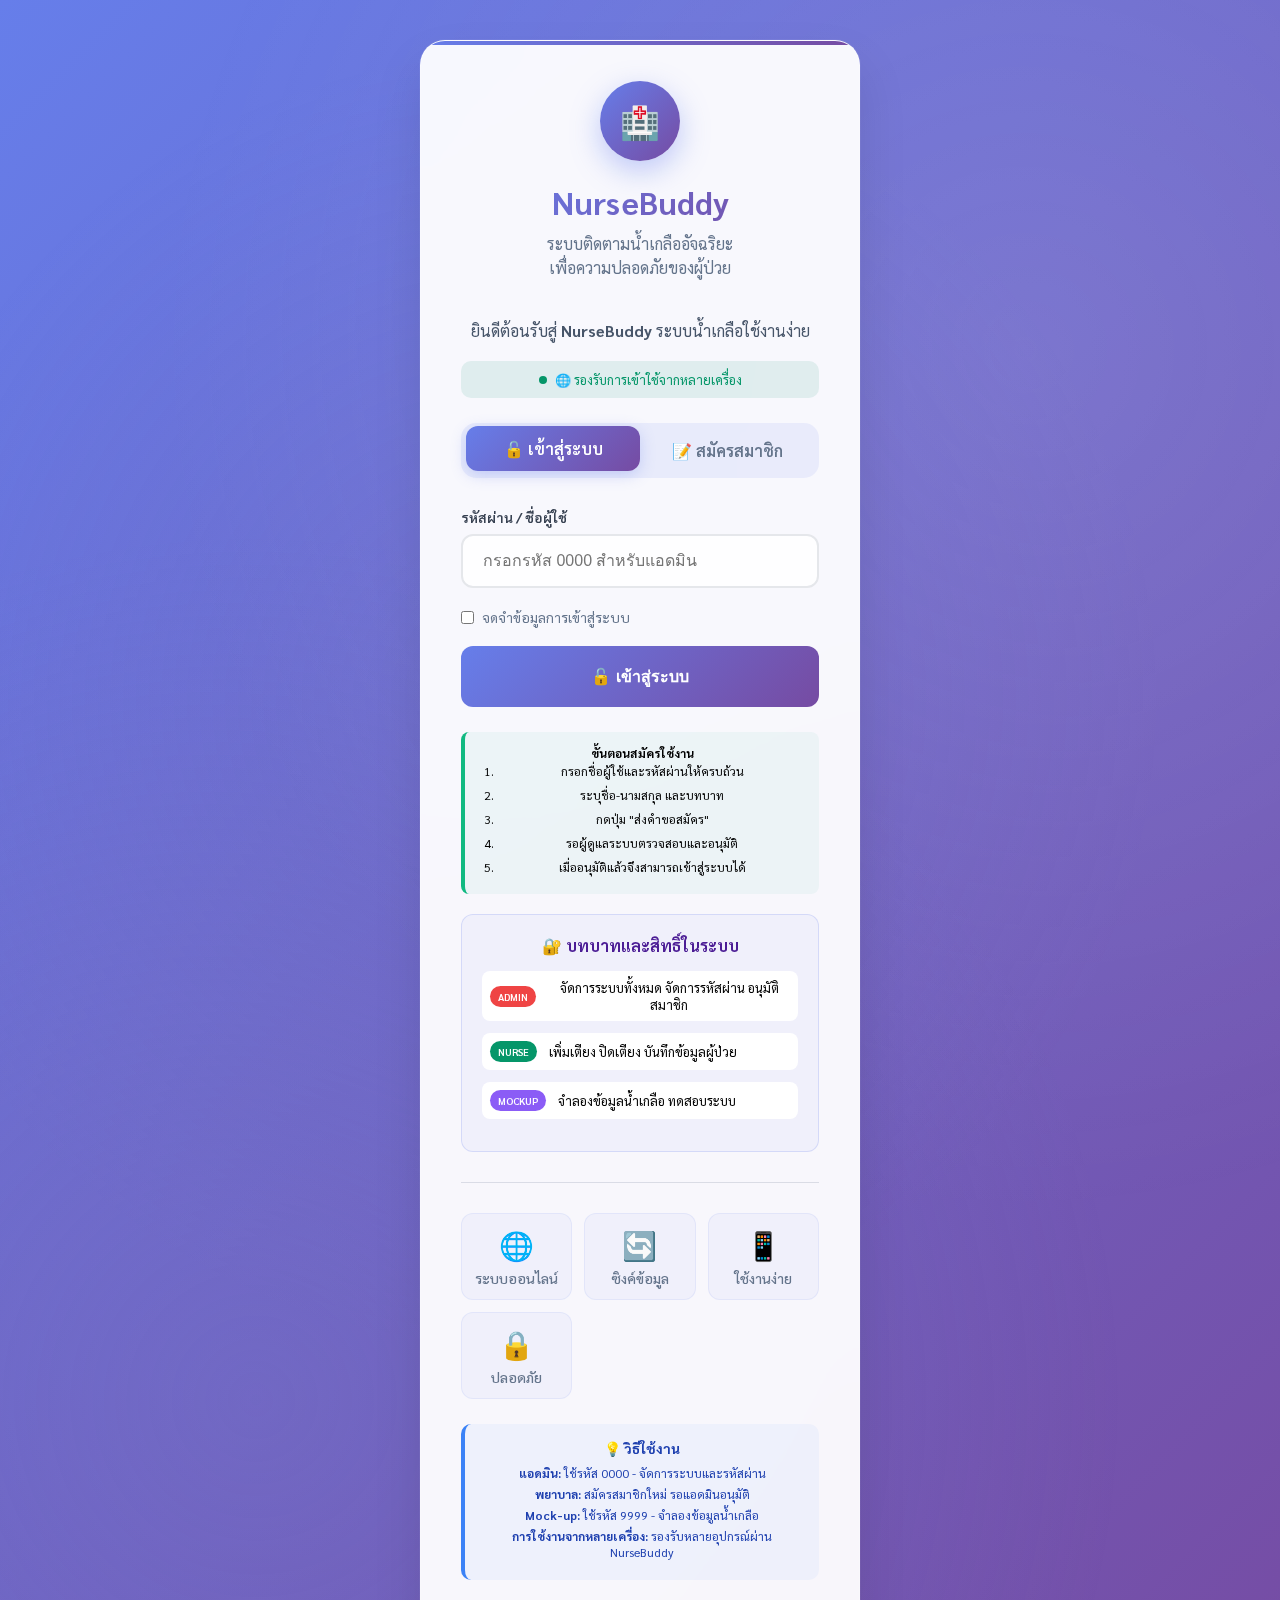
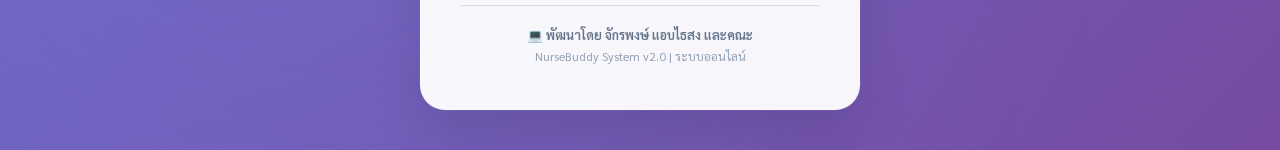
<file: index.html>
<!DOCTYPE html>
<html lang="th">
<head>
  <meta charset="UTF-8" />
  <meta name="viewport" content="width=device-width, initial-scale=1" />
  <title>NurseBuddy | เข้าสู่ระบบ</title>
  <link rel="icon" href="favicon.ico" type="image/x-icon" />
  <link href="https://fonts.googleapis.com/css2?family=Sarabun:wght@300;400;500;600;700&display=swap" rel="stylesheet">
  <style>
    * {
      margin: 0;
      padding: 0;
      box-sizing: border-box;
    }

    body {
      font-family: 'Sarabun', sans-serif;
      margin: 0;
      padding: 0;
      background: linear-gradient(135deg, #667eea 0%, #764ba2 100%);
      min-height: 100vh;
      display: flex;
      justify-content: center;
      align-items: flex-start;
      position: relative;
      overflow-y: auto;
      overflow-x: hidden;
      padding: 20px 0;
    }

    body::before {
      content: '';
      position: absolute;
      top: 0;
      left: 0;
      right: 0;
      bottom: 0;
      background:
        radial-gradient(circle at 20% 80%, rgba(120, 119, 198, 0.3) 0%, transparent 50%),
        radial-gradient(circle at 80% 20%, rgba(255, 255, 255, 0.1) 0%, transparent 50%),
        radial-gradient(circle at 40% 40%, rgba(120, 119, 198, 0.2) 0%, transparent 50%);
      animation: float 20s ease-in-out infinite;
      will-change: transform;
    }

    @keyframes float {
      0%, 100% { transform: translateY(0px) rotate(0deg); }
      50% { transform: translateY(-20px) rotate(180deg); }
    }

    @media (prefers-reduced-motion: reduce) {
      *, *::before, *::after {
        animation-duration: 0.001ms !important;
        animation-iteration-count: 1 !important;
        transition-duration: 0.001ms !important;
      }
    }

    .login-container {
      position: relative;
      z-index: 1;
      width: 100%;
      max-width: 480px;
      padding: 20px;
    }

    .login-wrapper {
      background: rgba(255, 255, 255, 0.95);
      backdrop-filter: blur(20px);
      border: 1px solid rgba(255, 255, 255, 0.2);
      padding: 40px;
      border-radius: 25px;
      box-shadow:
        0 25px 50px rgba(0, 0, 0, 0.1),
        0 0 0 1px rgba(255, 255, 255, 0.05);
      text-align: center;
      animation: slideUp 0.8s ease-out;
      position: relative;
      overflow: hidden;
      will-change: transform, opacity;
    }

    .login-wrapper::before {
      content: '';
      position: absolute;
      top: 0;
      left: 0;
      right: 0;
      height: 4px;
      background: linear-gradient(90deg, #667eea, #764ba2, #667eea);
      background-size: 200% 100%;
      animation: gradientMove 3s ease-in-out infinite;
    }

    @keyframes gradientMove {
      0%, 100% { background-position: 0% 50%; }
      50% { background-position: 100% 50%; }
    }

    @keyframes slideUp {
      from { opacity: 0; transform: translateY(50px); }
      to { opacity: 1; transform: translateY(0); }
    }

    .logo-section {
      margin-bottom: 35px;
    }

    .logo-circle {
      width: 80px;
      height: 80px;
      margin: 0 auto 20px auto;
      background: linear-gradient(135deg, #667eea, #764ba2);
      border-radius: 50%;
      display: flex;
      align-items: center;
      justify-content: center;
      color: white;
      font-size: 32px;
      font-weight: 700;
      box-shadow: 0 10px 30px rgba(102, 126, 234, 0.4);
      animation: pulse 2s ease-in-out infinite alternate;
    }

    @keyframes pulse {
      0% { transform: scale(1); box-shadow: 0 10px 30px rgba(102, 126, 234, 0.4); }
      100% { transform: scale(1.05); box-shadow: 0 15px 40px rgba(102, 126, 234, 0.6); }
    }

    .logo-text {
      font-size: 32px;
      font-weight: 700;
      background: linear-gradient(135deg, #667eea, #764ba2);
      -webkit-background-clip: text;
      background-clip: text;
      -webkit-text-fill-color: transparent;
      margin-bottom: 10px;
    }

    .logo-subtitle {
      font-size: 16px;
      color: #64748b;
      margin-bottom: 40px;
      line-height: 1.5;
    }

    .welcome-text {
      font-size: 16px;
      color: #475569;
      margin-bottom: 20px;
    }

    .auth-tabs {
      display: flex;
      margin-bottom: 30px;
      background: rgba(102, 126, 234, 0.1);
      border-radius: 15px;
      padding: 5px;
      position: relative;
    }

    .auth-tab {
      flex: 1;
      padding: 12px 20px;
      text-align: center;
      cursor: pointer;
      font-weight: 600;
      color: #64748b;
      border-radius: 12px;
      transition: all 0.3s ease;
      position: relative;
      z-index: 2;
    }

    .auth-tab.active {
      color: white;
      background: linear-gradient(135deg, #667eea, #764ba2);
      box-shadow: 0 4px 15px rgba(102, 126, 234, 0.3);
      transform: translateY(-2px);
    }

    .form-container {
      position: relative;
    }

    .auth-form {
      display: none;
      animation: fadeInSlide 0.4s ease-out;
    }

    .auth-form.active {
      display: block;
    }

    @keyframes fadeInSlide {
      from {
        opacity: 0;
        transform: translateY(20px);
      }
      to {
        opacity: 1;
        transform: translateY(0);
      }
    }

    .input-group {
      margin-bottom: 20px;
      position: relative;
      text-align: left;
    }

    .input-group label {
      display: block;
      margin-bottom: 8px;
      font-weight: 600;
      color: #374151;
      font-size: 14px;
    }

    .input-group input {
      width: 100%;
      padding: 16px 20px;
      border: 2px solid #e5e7eb;
      border-radius: 12px;
      font-size: 16px;
      transition: all 0.3s ease;
      background: rgba(255, 255, 255, 0.9);
    }

    .input-group input:focus {
      border-color: #667eea;
      outline: none;
      box-shadow: 0 0 0 3px rgba(102, 126, 234, 0.1);
      background: white;
    }

    .password-container {
      position: relative;
    }

    .password-toggle {
      position: absolute;
      right: 15px;
      top: 50%;
      transform: translateY(-50%);
      background: none;
      border: none;
      cursor: pointer;
      color: #64748b;
      font-size: 18px;
      transition: all 0.3s ease;
    }

    .password-toggle:hover {
      color: #667eea;
    }

    .auth-btn {
      width: 100%;
      padding: 18px;
      font-size: 16px;
      font-weight: 600;
      border: none;
      border-radius: 12px;
      cursor: pointer;
      transition: all 0.3s ease;
      margin-bottom: 10px;
      position: relative;
      overflow: hidden;
      background: linear-gradient(135deg, #667eea, #764ba2);
      color: white;
    }

    .auth-btn::before {
      content: '';
      position: absolute;
      top: 0;
      left: -100%;
      width: 100%;
      height: 100%;
      background: linear-gradient(90deg, transparent, rgba(255,255,255,0.2), transparent);
      transition: left 0.5s;
    }

    .auth-btn:hover::before {
      left: 100%;
    }

    .auth-btn:hover {
      transform: translateY(-2px);
      box-shadow: 0 10px 25px rgba(102, 126, 234, 0.3);
    }

    .auth-btn:active {
      transform: translateY(0);
    }

    .auth-btn:disabled {
      background: #94a3b8;
      cursor: not-allowed;
      transform: none;
      box-shadow: none;
    }

    .register-btn {
      background: rgba(102, 126, 234, 0.1);
      color: #667eea;
      border: 2px solid #667eea;
    }

    .register-btn:hover {
      background: rgba(102, 126, 234, 0.15);
      transform: translateY(-2px);
      box-shadow: 0 5px 15px rgba(102, 126, 234, 0.2);
    }

    .remember-option {
      display: flex;
      align-items: center;
      gap: 8px;
      margin-bottom: 20px;
      font-size: 14px;
      color: #64748b;
    }

    .remember-option input[type="checkbox"] {
      width: auto;
      margin: 0;
    }

    .message {
      padding: 12px;
      border-radius: 8px;
      margin-bottom: 20px;
      font-size: 14px;
      display: none;
      border-left: 4px solid;
    }

    .error-message {
      background: rgba(220, 38, 38, 0.1);
      color: #dc2626;
      border-left-color: #dc2626;
    }

    .success-message {
      background: rgba(5, 150, 105, 0.1);
      color: #059669;
      border-left-color: #059669;
    }

    .info-message {
      background: rgba(59, 130, 246, 0.1);
      color: #3b82f6;
      border-left-color: #3b82f6;
    }

    .online-status {
      display: flex;
      align-items: center;
      justify-content: center;
      gap: 8px;
      margin-bottom: 25px;
      padding: 10px 15px;
      background: rgba(5, 150, 105, 0.1);
      border-radius: 10px;
      font-size: 13px;
      color: #059669;
    }

    .online-dot {
      width: 8px;
      height: 8px;
      border-radius: 50%;
      background: #059669;
      animation: blink 1.5s infinite;
    }

    @keyframes blink {
      0%, 50% { opacity: 1; }
      51%, 100% { opacity: 0.3; }
    }

    .features-section {
      margin-top: 30px;
      padding-top: 30px;
      border-top: 1px solid rgba(100, 116, 139, 0.2);
    }

    .features-grid {
      display: grid;
      grid-template-columns: repeat(auto-fit, minmax(100px, 1fr));
      gap: 12px;
      margin-bottom: 25px;
    }

    .feature-item {
      text-align: center;
      padding: 12px 8px;
      border-radius: 12px;
      background: rgba(102, 126, 234, 0.05);
      border: 1px solid rgba(102, 126, 234, 0.1);
      transition: all 0.3s ease;
    }

    .feature-item:hover {
      transform: translateY(-3px);
      box-shadow: 0 5px 20px rgba(102, 126, 234, 0.1);
    }

    .feature-icon {
      font-size: 28px;
      margin-bottom: 6px;
    }

    .feature-text {
      font-size: 14px;
      color: #64748b;
      font-weight: 500;
    }

    .role-info {
      margin-top: 20px;
      padding: 20px;
      background: rgba(102, 126, 234, 0.05);
      border-radius: 12px;
      border: 1px solid rgba(102, 126, 234, 0.2);
    }

    .role-info h4 {
      color: #4c1d95;
      margin-bottom: 15px;
      font-size: 16px;
    }

    .role-item {
      display: flex;
      align-items: center;
      gap: 12px;
      margin-bottom: 12px;
      padding: 8px;
      background: white;
      border-radius: 8px;
      font-size: 13px;
    }

    .role-badge {
      padding: 4px 8px;
      border-radius: 15px;
      font-size: 10px;
      font-weight: 600;
      color: white;
    }

    .role-admin { background: #ef4444; }
    .role-nurse { background: #059669; }
    .role-mockup { background: #8b5cf6; }

    .developer-info {
      margin-top: 25px;
      padding-top: 20px;
      border-top: 1px solid rgba(100, 116, 139, 0.2);
      text-align: center;
    }

    .developer-info p {
      font-size: 12px;
      color: #94a3b8;
      margin-bottom: 5px;
    }

    .developer-info .main-text {
      font-size: 13px;
      color: #64748b;
      font-weight: 600;
    }

    .loading-overlay {
      position: absolute;
      top: 0;
      left: 0;
      right: 0;
      bottom: 0;
      background: rgba(255, 255, 255, 0.9);
      display: none;
      justify-content: center;
      align-items: center;
      border-radius: 25px;
      z-index: 10;
    }

    .spinner {
      width: 40px;
      height: 40px;
      border: 4px solid #e5e7eb;
      border-top: 4px solid #667eea;
      border-radius: 50%;
      animation: spin 1s linear infinite;
    }

    @keyframes spin {
      0% { transform: rotate(0deg); }
      100% { transform: rotate(360deg); }
    }

    .server-info {
      margin-top: 20px;
      padding: 15px;
      background: rgba(59, 130, 246, 0.05);
      border-radius: 10px;
      border-left: 4px solid #3b82f6;
      font-size: 12px;
    }

    .server-info h5 {
      color: #1e40af;
      margin-bottom: 8px;
      font-size: 14px;
    }

    .server-info p {
      color: #1e40af;
      margin-bottom: 5px;
    }
.register-guide {
  margin-top: 15px;
  padding: 12px;
  background: rgba(16, 185, 129, 0.05);
  border-left: 4px solid #10b981;
  border-radius: 8px;
  font-size: 12px;
  line-height: 1.5;
}
.register-guide ol {
  margin: 0;
  padding-left: 20px;
}
.register-guide li {
  margin-bottom: 6px;
}

    @media (max-width: 768px) {
      .login-container {
        padding: 10px;
        max-width: 100%;
      }

      .login-wrapper {
        padding: 30px 20px;
        margin: 10px;
        border-radius: 20px;
      }

      .logo-text {
        font-size: 26px;
      }

      .logo-circle {
        width: 70px;
        height: 70px;
        font-size: 28px;
      }

      .features-grid {
        grid-template-columns: repeat(2, 1fr);
        gap: 10px;
      }

      .auth-tab {
        padding: 10px 15px;
        font-size: 14px;
      }
    }

    @media (max-width: 480px) {
      .login-wrapper {
        padding: 25px 15px;
        margin: 5px;
        animation: none;
      }

      .logo-text {
        font-size: 24px;
      }

      .logo-circle {
        width: 60px;
        height: 60px;
        font-size: 24px;
        animation: none;
      }

      .welcome-text {
        font-size: 14px;
      }

      .features-grid {
        grid-template-columns: 1fr;
        gap: 8px;
      }

      body::before {
        animation: none;
      }
    }
  </style>
</head>
<body>
  <div class="login-container">
    <div class="login-wrapper">
      <div class="loading-overlay" id="loadingOverlay">
        <div class="spinner"></div>
      </div>

      <div class="logo-section">
        <div class="logo-circle">🏥</div>
        <div class="logo-text">NurseBuddy</div>
        <div class="logo-subtitle">ระบบติดตามน้ำเกลืออัจฉริยะ<br>เพื่อความปลอดภัยของผู้ป่วย</div>
      </div>

      <div class="welcome-text">ยินดีต้อนรับสู่ <strong>NurseBuddy</strong> ระบบน้ำเกลือใช้งานง่าย</div>

      <div class="online-status">
        <div class="online-dot"></div>
        <span>🌐 รองรับการเข้าใช้จากหลายเครื่อง</span>
      </div>

      <!-- Auth Tabs -->
      <div class="auth-tabs">
        <div class="auth-tab active" onclick="switchTab('login')">🔓 เข้าสู่ระบบ</div>
        <div class="auth-tab" onclick="switchTab('register')">📝 สมัครสมาชิก</div>
      </div>

      <div class="form-container">
        <!-- Login Form -->
        <form id="loginForm" class="auth-form active" onsubmit="return login(event);">
          <div class="input-group">
            <label for="username">รหัสผ่าน / ชื่อผู้ใช้</label>
            <input type="text" id="username" placeholder="กรอกรหัส 0000 สำหรับแอดมิน" required />
          </div>

          <div class="input-group" style="display: none;" id="passwordGroup">
            <label for="password">รหัสผ่าน</label>
            <div class="password-container">
              <input type="password" id="password" placeholder="กรอกรหัสผ่าน" />
              <button type="button" class="password-toggle" onclick="togglePassword('password')">
                <span>👁️</span>
              </button>
            </div>
          </div>

          <div class="remember-option">
            <input type="checkbox" id="rememberMe">
            <label for="rememberMe">จดจำข้อมูลการเข้าสู่ระบบ</label>
          </div>

          <button type="submit" class="auth-btn" id="loginBtn">🔓 เข้าสู่ระบบ</button>
        </form>

        <!-- Register Form -->
        <form id="registerForm" class="auth-form" onsubmit="return register(event);">
          <div class="input-group">
            <label for="regUsername">ชื่อผู้ใช้ (ภาษาอังกฤษ)</label>
            <input type="text" id="regUsername" placeholder="เช่น nurse03, doctor01" required  title="ใช้ตัวอักษรอังกฤษหรือตัวเลขเท่านั้น" />
          </div>

          <div class="input-group">
            <label for="regPassword">รหัสผ่าน</label>
            <div class="password-container">
              <input type="password" id="regPassword" placeholder="รหัสผ่านอย่างน้อย 6 ตัว" required minlength="6"  title="อย่างน้อย 6 ตัว" />
              <button type="button" class="password-toggle" onclick="togglePassword('regPassword')">
                <span>👁️</span>
              </button>
            </div>
          </div>

          <div class="input-group">
            <label for="regFullname">ชื่อ-นามสกุล (ภาษาไทย)</label>
            <input type="text" id="regFullname" placeholder="เช่น พยาบาลสมหญิง ใจดี" required  title="ชื่อ-นามสกุลที่ใช้แสดงในระบบ" />
          </div>

          <div class="input-group">
            <label for="regRole">บทบาท</label>
            <select id="regRole" style="width: 100%; padding: 16px 20px; border: 2px solid #e5e7eb; border-radius: 12px; font-size: 16px; background: white;" title="เลือกบทบาทของคุณ" >
              <option value="nurse">👩‍⚕️ พยาบาล</option>
              <option value="doctor">👨‍⚕️ บุคลากรอื่น ๆ</option>
            </select>
          </div>

          <button type="submit" class="auth-btn register-btn" title="ส่งคำขอสมัครเพื่อรออนุมัติ">📝 ส่งคำขอสมัคร</button>
        </form>
      </div>
        <div class="register-guide">
          <strong>ขั้นตอนสมัครใช้งาน</strong>
          <ol>
            <li>กรอกชื่อผู้ใช้และรหัสผ่านให้ครบถ้วน</li>
            <li>ระบุชื่อ-นามสกุล และบทบาท</li>
            <li>กดปุ่ม "ส่งคำขอสมัคร"</li>
            <li>รอผู้ดูแลระบบตรวจสอบและอนุมัติ</li>
            <li>เมื่ออนุมัติแล้วจึงสามารถเข้าสู่ระบบได้</li>
          </ol>
        </div>

      <!-- Messages -->
      <div id="errorMsg" class="message error-message"></div>
      <div id="successMsg" class="message success-message"></div>
      <div id="infoMsg" class="message info-message"></div>

      <div class="role-info">
        <h4>🔐 บทบาทและสิทธิ์ในระบบ</h4>
        <div class="role-item">
          <span class="role-badge role-admin">ADMIN</span>
          <span>จัดการระบบทั้งหมด จัดการรหัสผ่าน อนุมัติสมาชิก</span>
        </div>
        <div class="role-item">
          <span class="role-badge role-nurse">NURSE</span>
          <span>เพิ่มเตียง ปิดเตียง บันทึกข้อมูลผู้ป่วย</span>
        </div>
        <div class="role-item">
          <span class="role-badge role-mockup">MOCKUP</span>
          <span>จำลองข้อมูลน้ำเกลือ ทดสอบระบบ</span>
        </div>
      </div>

      <div class="features-section">
        <div class="features-grid">
          <div class="feature-item">
            <div class="feature-icon">🌐</div>
            <div class="feature-text">ระบบออนไลน์</div>
          </div>
          <div class="feature-item">
            <div class="feature-icon">🔄</div>
            <div class="feature-text">ซิงค์ข้อมูล</div>
          </div>
          <div class="feature-item">
            <div class="feature-icon">📱</div>
            <div class="feature-text">ใช้งานง่าย</div>
          </div>
          <div class="feature-item">
            <div class="feature-icon">🔒</div>
            <div class="feature-text">ปลอดภัย</div>
          </div>
        </div>
      </div>

      <div class="server-info">
        <h5>💡 วิธีใช้งาน</h5>
        <p><strong>แอดมิน:</strong> ใช้รหัส 0000 - จัดการระบบและรหัสผ่าน</p>
        <p><strong>พยาบาล:</strong> สมัครสมาชิกใหม่ รอแอดมินอนุมัติ</p>
        <p><strong>Mock-up:</strong> ใช้รหัส 9999 - จำลองข้อมูลน้ำเกลือ</p>
        <p><strong>การใช้งานจากหลายเครื่อง:</strong> รองรับหลายอุปกรณ์ผ่าน NurseBuddy</p>
      </div>

      <div class="developer-info">
        <p class="main-text">💻 พัฒนาโดย จักรพงษ์ แอบไธสง และคณะ</p>
        <p class="sub-text">NurseBuddy System v2.0 | ระบบออนไลน์</p>
      </div>
    </div>
  </div>

  <script>
    // กำหนดข้อมูลผู้ใช้เริ่มต้น
    const DEFAULT_ADMIN = {
      username: "0000",
      password: "0000", 
      role: "admin", 
      fullname: "ผู้ดูแลระบบหลัก",
      permissions: ["all", "user_management", "system_admin"],
      isDefault: true
    };

    const DEFAULT_MOCKUP = {
      username: "9999",
      password: "9999",
      role: "mockup",
      fullname: "ระบบจำลองข้อมูล",
      permissions: ["mockup_control", "data_simulation"],
      isDefault: true
    };

    const DEFAULT_USERS = [
      DEFAULT_ADMIN,
      DEFAULT_MOCKUP,
      { 
        username: "nurse01", 
        password: "nurse123", 
        role: "nurse", 
        fullname: "พยาบาลศรีวรรณ",
        permissions: ["bed_management", "patient_care", "data_entry"],
        approved: true
      },
      { 
        username: "nurse02", 
        password: "nurse456", 
        role: "nurse", 
        fullname: "พยาบาลกานดา",
        permissions: ["bed_management", "patient_care", "data_entry"],
        approved: true
      }
    ];

    let currentTab = 'login';

    function initializeSystem() {
      // ตรวจสอบและสร้างข้อมูลผู้ใช้เริ่มต้น
      let users = JSON.parse(localStorage.getItem("systemUsers") || "null");

      if (!users || users.length === 0) {
        users = DEFAULT_USERS;
        localStorage.setItem("systemUsers", JSON.stringify(users));
        console.log("✅ ตั้งค่าผู้ใช้เริ่มต้นแล้ว");
      }

      // ตรวจสอบว่ามี admin หรือไม่
      const hasAdmin = users.some(u => u.role === "admin" || u.username === "0000");
      if (!hasAdmin) {
        users.unshift(DEFAULT_ADMIN);
        localStorage.setItem("systemUsers", JSON.stringify(users));
        console.log("🛠️ เพิ่ม admin กลับเข้าระบบ");
      }

      // โหลดข้อมูลที่จดจำไว้
      loadRememberedData();
    }

    function switchTab(tab) {
      currentTab = tab;

      // อัพเดท tabs
      document.querySelectorAll('.auth-tab').forEach(t => t.classList.remove('active'));
      document.querySelector(`[onclick="switchTab('${tab}')"]`).classList.add('active');

      // อัพเดท forms
      document.querySelectorAll('.auth-form').forEach(f => f.classList.remove('active'));
      document.getElementById(tab === 'login' ? 'loginForm' : 'registerForm').classList.add('active');

      // ล้างข้อความ
      clearMessages();
    }

    function togglePassword(inputId) {
      const input = document.getElementById(inputId);
      const icon = input.nextElementSibling.querySelector('span');

      if (input.type === 'password') {
        input.type = 'text';
        icon.textContent = '🙈';
      } else {
        input.type = 'password';
        icon.textContent = '👁️';
      }
    }

    function showMessage(message, type = 'error') {
      clearMessages();

      const messageEl = document.getElementById(type + 'Msg');
      messageEl.textContent = message;
      messageEl.style.display = 'block';

      // ซ่อนข้อความอัตโนมัติหลัง 5 วินาที
      setTimeout(() => {
        messageEl.style.display = 'none';
      }, 5000);
    }

    function clearMessages() {
      document.getElementById('errorMsg').style.display = 'none';
      document.getElementById('successMsg').style.display = 'none';
      document.getElementById('infoMsg').style.display = 'none';
    }

    function showLoading(show = true) {
      const overlay = document.getElementById('loadingOverlay');
      const loginBtn = document.getElementById('loginBtn');

      overlay.style.display = show ? 'flex' : 'none';

      if (loginBtn) {
        loginBtn.disabled = show;
        loginBtn.textContent = show ? '⏳ กำลังเข้าสู่ระบบ...' : '🔓 เข้าสู่ระบบ';
      }
    }

    function loadRememberedData() {
      const remembered = JSON.parse(localStorage.getItem("rememberedLogin") || "null");
      if (remembered) {
        document.getElementById("username").value = remembered.username;
        document.getElementById("rememberMe").checked = true;

        // แสดงช่องรหัสผ่านถ้าไม่ใช่ 0000
        if (remembered.username !== "0000") {
          document.getElementById("passwordGroup").style.display = "block";
          if (remembered.password) {
            document.getElementById("password").value = remembered.password;
          }
        }
      }
    }

    function saveRememberedData(username, password = "") {
      if (document.getElementById("rememberMe").checked) {
        localStorage.setItem("rememberedLogin", JSON.stringify({
          username: username,
          password: password
        }));
      } else {
        localStorage.removeItem("rememberedLogin");
      }
    }

    // ตรวจสอบการเปลี่ยนแปลงของ username
    document.getElementById("username").addEventListener("input", function(e) {
      const username = e.target.value.trim();
      const passwordGroup = document.getElementById("passwordGroup");
      const passwordInput = document.getElementById("password");

      if (username === "0000" || username === "9999") {
        passwordGroup.style.display = "none";
        passwordInput.removeAttribute("required");
      } else {
        passwordGroup.style.display = "block";
        passwordInput.setAttribute("required", "");
      }
    });

    function login(event) {
      event.preventDefault();
      clearMessages();

      const username = document.getElementById("username").value.trim();
      const password = document.getElementById("password").value.trim();

      if (!username) {
        showMessage("กรุณากรอกรหัสผ่าน หรือ ชื่อผู้ใช้", 'error');
        return false;
      }

      // ตรวจสอบกรณีพิเศษสำหรับแอดมินและ mock-up
      if (username === "0000") {
        loginAdmin();
        return false;
      }

      if (username === "9999") {
        loginMockup();
        return false;
      }

      if (!password) {
        showMessage("กรุณากรอกรหัสผ่าน", 'error');
        return false;
      }

      showLoading(true);

      // จำลอง delay การเข้าสู่ระบบ
      setTimeout(() => {
        try {
          const users = JSON.parse(localStorage.getItem("systemUsers") || "[]");
          const user = users.find(u => 
            (u.username === username && u.password === password) && 
            (u.approved !== false)
          );

          if (user) {
            if (user.approved === false) {
              showLoading(false);
              showMessage("บัญชีของคุณยังไม่ได้รับการอนุมัติ กรุณารอการอนุมัติจากผู้ดูแลระบบ", 'info');
              return;
            }

            // บันทึก session
            const sessionData = {
              ...user,
              loginTime: new Date().toISOString(),
              sessionId: Date.now().toString()
            };

            sessionStorage.setItem("currentUser", JSON.stringify(sessionData));
            saveRememberedData(username, password);

            showMessage(`เข้าสู่ระบบสำเร็จ ยินดีต้อนรับ ${user.fullname}`, 'success');

            // รอ 1 วินาทีแล้วไปหน้า dashboard
            setTimeout(() => {
              window.location.href = "dashboard.html";
            }, 1000);

          } else {
            showLoading(false);
            showMessage("ชื่อผู้ใช้หรือรหัสผ่านไม่ถูกต้อง หรือบัญชียังไม่ได้รับการอนุมัติ", 'error');
          }
        } catch (error) {
          showLoading(false);
          console.error("Login error:", error);
          showMessage("เกิดข้อผิดพลาดในการเข้าสู่ระบบ กรุณาลองใหม่", 'error');
        }
      }, 1500);

      return false;
    }

    function loginAdmin() {
      showLoading(true);

      setTimeout(() => {
        const adminSession = {
          ...DEFAULT_ADMIN,
          loginTime: new Date().toISOString(),
          sessionId: Date.now().toString()
        };

        sessionStorage.setItem("currentUser", JSON.stringify(adminSession));
        saveRememberedData("0000");

        showMessage(`เข้าสู่ระบบแอดมินสำเร็จ ยินดีต้อนรับ ${DEFAULT_ADMIN.fullname}`, 'success');

        setTimeout(() => {
          window.location.href = "dashboard.html";
        }, 1000);
      }, 800);
    }

    function loginMockup() {
    showLoading(true);

    setTimeout(() => {
      const mockupSession = {
        ...DEFAULT_MOCKUP,
        loginTime: new Date().toISOString(),
        sessionId: Date.now().toString()
      };

      sessionStorage.setItem("currentUser", JSON.stringify(mockupSession));
      saveRememberedData("9999");

      showMessage(`เข้าสู่ระบบ Mock-up สำเร็จ ยินดีต้อนรับ ${DEFAULT_MOCKUP.fullname}`, 'success');

      setTimeout(() => {
        window.location.href = "dashboard.html";
      }, 1000);
    }, 800);
  }

    function register(event) {
      event.preventDefault();
      clearMessages();

      const username = document.getElementById("regUsername").value.trim();
      const password = document.getElementById("regPassword").value.trim();
      const fullname = document.getElementById("regFullname").value.trim();
      const role = document.getElementById("regRole").value;

      if (!username || !password || !fullname) {
        showMessage("กรุณากรอกข้อมูลให้ครบถ้วน", 'error');
        return false;
      }

      // ตรวจสอบรูปแบบชื่อผู้ใช้
      if (!/^[a-zA-Z0-9_]+$/.test(username)) {
        showMessage("ชื่อผู้ใช้ต้องเป็นภาษาอังกฤษ ตัวเลข หรือ _ เท่านั้น", 'error');
        return false;
      }

      if (username === "0000" || username.toLowerCase() === "admin") {
        showMessage("ไม่สามารถใช้ชื่อผู้ใช้นี้ได้", 'error');
        return false;
      }

      showLoading(true);

      setTimeout(() => {
        try {
          let users = JSON.parse(localStorage.getItem("systemUsers") || "[]");

          // ตรวจสอบชื่อผู้ใช้ซ้ำ
          if (users.some(user => user.username === username)) {
            showLoading(false);
            showMessage("ชื่อผู้ใช้นี้มีอยู่ในระบบแล้ว กรุณาใช้ชื่ออื่น", 'error');
            return;
          }

          // สร้างผู้ใช้ใหม่
          const newUser = {
            username: username,
            password: password,
            fullname: fullname,
            role: role,
            permissions: role === "nurse" ? ["bed_management", "patient_care"] : ["patient_view"],
            approved: false, // รอการอนุมัติ
            registeredAt: new Date().toISOString(),
            status: "pending"
          };

          users.push(newUser);
          localStorage.setItem("systemUsers", JSON.stringify(users));

          showLoading(false);
          showMessage("ส่งคำขอสมัครสมาชิกเรียบร้อยแล้ว! รอการอนุมัติจากผู้ดูแลระบบ", 'success');

          // ล้างฟอร์ม
          document.getElementById("registerForm").reset();

          // เปลี่ยนไปหน้า login หลัง 3 วินาที
          setTimeout(() => {
            switchTab('login');
            showMessage("คุณสามารถเข้าสู่ระบบได้หลังจากได้รับการอนุมัติแล้ว", 'info');
          }, 3000);

        } catch (error) {
          showLoading(false);
          console.error("Register error:", error);
          showMessage("เกิดข้อผิดพลาดในการสมัครสมาชิก กรุณาลองใหม่", 'error');
        }
      }, 1000);

      return false;
    }

    // ตรวจสอบว่าผู้ใช้เข้าสู่ระบบแล้วหรือยัง
    function checkExistingSession() {
      const currentUser = JSON.parse(sessionStorage.getItem('currentUser') || 'null');
      if (currentUser) {
        // ถ้าเข้าสู่ระบบแล้ว ให้ไปหน้า dashboard ทันที
        window.location.href = 'dashboard.html';
      }
    }

    // ฟังก์ชันเปิด Mockup Popup
    function openMockupPopup() {
      // โหลด mockup system
      if (!window.MockupSystem) {
        const script = document.createElement('script');
        script.src = 'System/mockup.js';
        script.onload = () => {
          if (window.MockupSystem) {
            window.MockupSystem.openPopup();
          }
        };
        document.head.appendChild(script);
      } else {
        window.MockupSystem.openPopup();
      }
    }

    // เริ่มต้นระบบเมื่อหน้าเว็บโหลด
    document.addEventListener("DOMContentLoaded", function() {
      initializeSystem();
      checkExistingSession();

      // เพิ่มการกดปุ่ม Enter
      document.addEventListener("keypress", function(event) {
        if (event.key === "Enter") {
          const activeForm = document.querySelector('.auth-form.active');
          if (activeForm) {
            const submitEvent = new Event('submit');
            activeForm.dispatchEvent(submitEvent);
          }
        }
      });
    });
  </script>
</body>
</html>
</file>
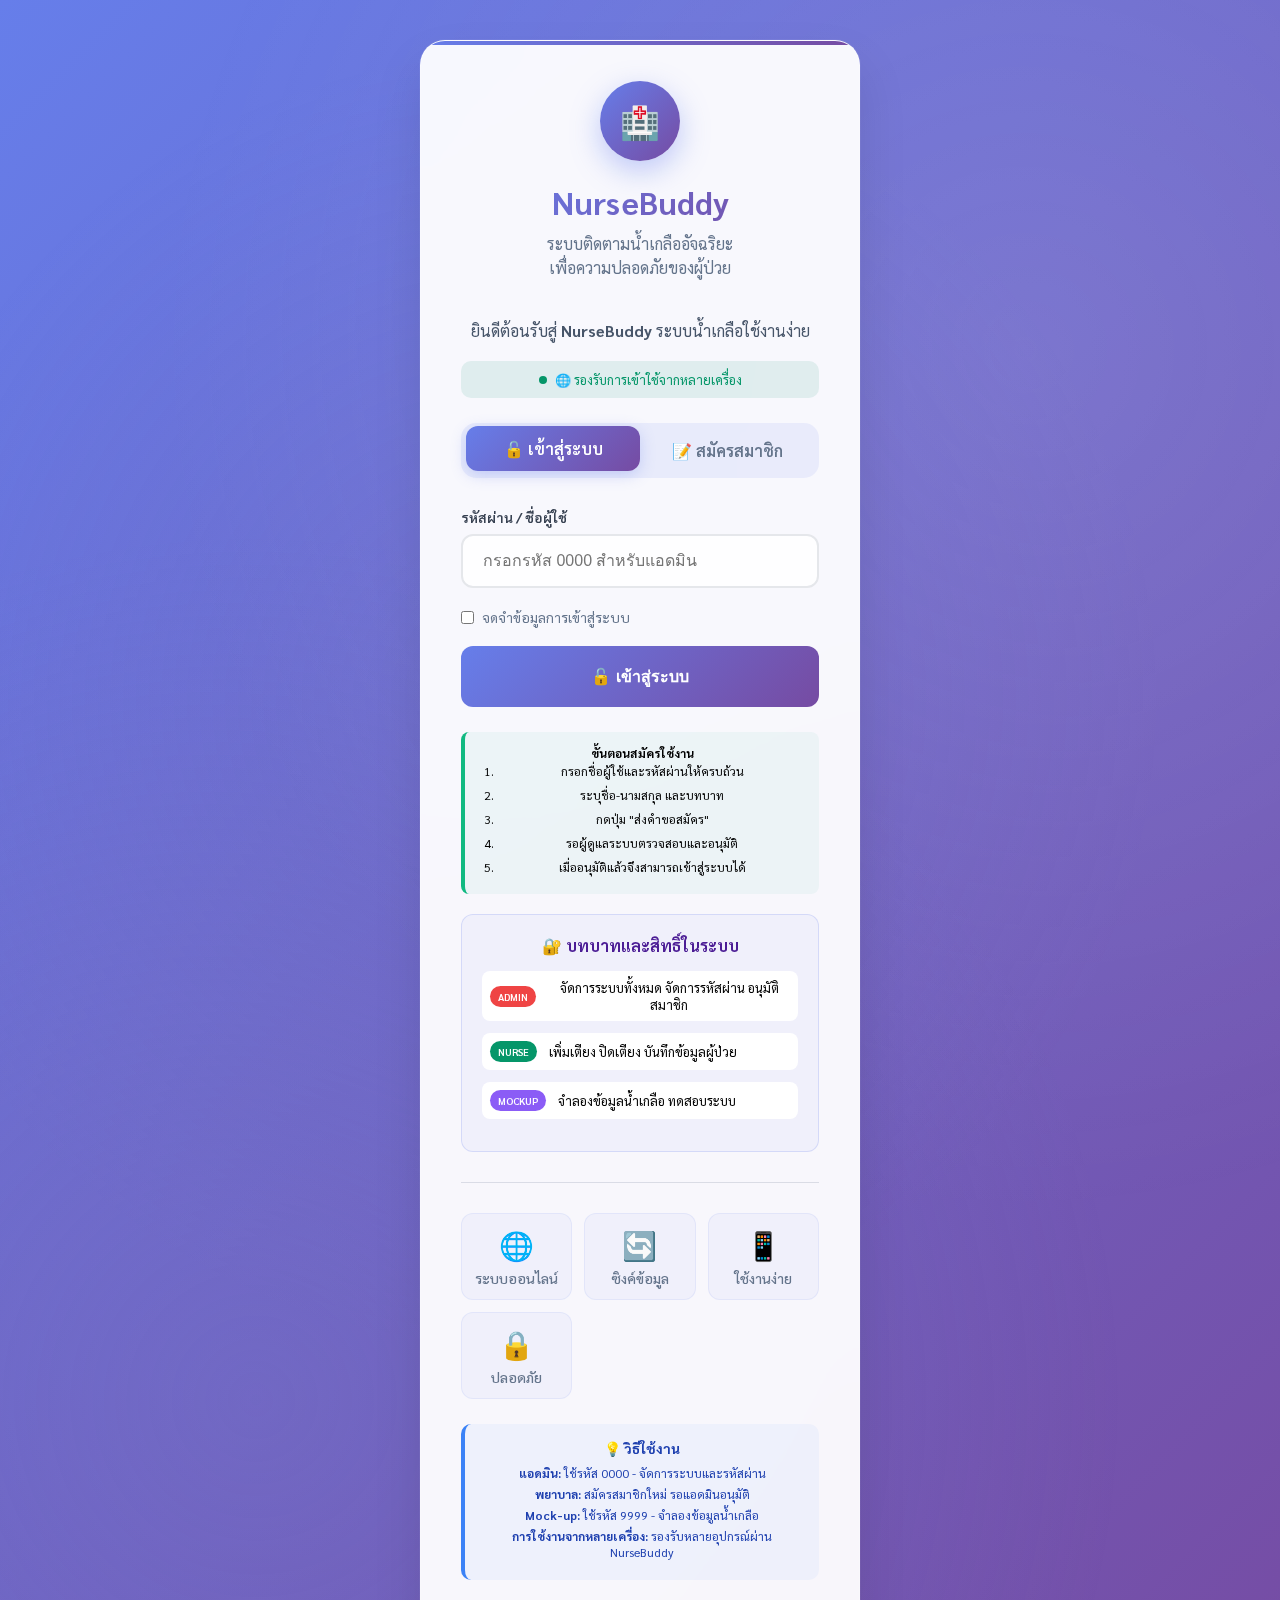
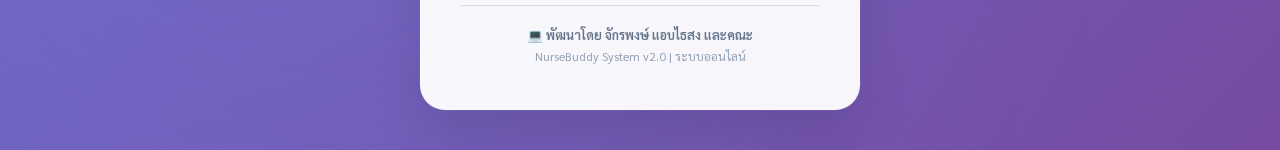
<file: dashboard.html>
<!DOCTYPE html>
<html lang="th">
<head>
  <meta charset="UTF-8" />
  <meta name="viewport" content="width=device-width, initial-scale=1" />
  <title>NurseBuddy Dashboard</title>
  <link href="https://fonts.googleapis.com/css2?family=Sarabun:wght@400;500;600;700&display=swap" rel="stylesheet">
  <link rel="stylesheet" href="style.css">
  <style>
    * {
      margin: 0;
      padding: 0;
      box-sizing: border-box;
    }

    body {
      font-family: 'Sarabun', sans-serif;
      background: linear-gradient(135deg, #f0f9ff, #e0f2fe);
      min-height: 100vh;
      padding: 10px;
    }

    .header {
      background: linear-gradient(135deg, #0ea5e9, #0284c7);
      color: white;
      padding: 25px;
      border-radius: 15px;
      margin-bottom: 25px;
      text-align: center;
      box-shadow: 0 8px 25px rgba(14, 165, 233, 0.3);
      position: relative;
      overflow: hidden;
      will-change: transform;
    }

    .header::before {
      content: '';
      position: absolute;
      top: 0;
      left: 0;
      right: 0;
      bottom: 0;
      background: url('data:image/svg+xml,<svg xmlns="http://www.w3.org/2000/svg" viewBox="0 0 100 100"><circle cx="20" cy="20" r="2" fill="rgba(255,255,255,0.1)"/><circle cx="80" cy="80" r="2" fill="rgba(255,255,255,0.1)"/></svg>');
      pointer-events: none;
    }

    .header h1 {
      font-size: 28px;
      margin-bottom: 8px;
      position: relative;
      z-index: 1;
    }

    .header p {
      font-size: 16px;
      opacity: 0.9;
      position: relative;
      z-index: 1;
    }

    .user-info {
      background: rgba(255,255,255,0.2);
      padding: 12px 20px;
      border-radius: 10px;
      font-size: 14px;
      margin-top: 15px;
      display: inline-block;
      backdrop-filter: blur(10px);
      border: 1px solid rgba(255,255,255,0.3);
      position: relative;
      z-index: 1;
    }

    .quick-actions {
      display: grid;
      grid-template-columns: repeat(auto-fit, minmax(250px, 1fr));
      gap: 20px;
      margin-bottom: 30px;
    }

    .action-card {
      background: white;
      border-radius: 15px;
      padding: 25px;
      text-align: center;
      box-shadow: 0 4px 15px rgba(0,0,0,0.1);
      cursor: pointer;
      transition: all 0.3s ease;
      border: 2px solid transparent;
      position: relative;
      overflow: hidden;
      will-change: transform;
    }

    .action-card::before {
      content: '';
      position: absolute;
      top: 0;
      left: 0;
      right: 0;
      height: 4px;
      background: linear-gradient(135deg, #0ea5e9, #0284c7);
      transform: scaleX(0);
      transition: transform 0.3s ease;
    }

    .action-card:hover::before {
      transform: scaleX(1);
    }

    .action-card:hover {
      transform: none;
      border-color: #0ea5e9;
      box-shadow: 0 12px 35px rgba(14, 165, 233, 0.25);
    }

    .action-card:active {
      transform: none;
    }

    .action-card.primary-action {
      background: linear-gradient(135deg, #ffffff, #f8fafc, #f0f9ff);
      border: 4px solid transparent;
      background-clip: padding-box;
      box-shadow: 0 15px 50px rgba(14, 165, 233, 0.3), 
                  inset 0 1px 0 rgba(255,255,255,0.9);
      position: relative;
      animation: luxuryPulse 3s ease-in-out infinite;
    }

    .action-card.primary-action::before {
      content: '';
      position: absolute;
      top: 0;
      left: 0;
      right: 0;
      bottom: 0;
      background: linear-gradient(45deg, #0ea5e9, #3b82f6, #8b5cf6, #06b6d4);
      background-size: 400% 400%;
      border-radius: 15px;
      z-index: -1;
      animation: gradientShift 4s ease-in-out infinite;
    }

    .action-card.primary-action::after {
      content: '⭐';
      position: absolute;
      top: 12px;
      right: 18px;
      font-size: 22px;
      animation: sparkle 2s ease-in-out infinite;
      filter: drop-shadow(0 0 8px rgba(14, 165, 233, 0.6));
    }

    .action-card.primary-action:hover {
      transform: translateY(-12px) scale(1.03);
      box-shadow: 0 25px 60px rgba(14, 165, 233, 0.5), 
                  0 8px 25px rgba(59, 130, 246, 0.3),
                  inset 0 1px 0 rgba(255,255,255,1);
      animation: luxuryPulse 1.5s ease-in-out infinite;
    }

    .action-card.primary-action:hover::before {
      animation: gradientShift 2s ease-in-out infinite;
    }

    .action-card.primary-action:hover .action-icon {
      transform: scale(1.1);
      box-shadow: 0 12px 35px rgba(14, 165, 233, 0.6);
    }

    .action-card.primary-action:hover .action-title {
      text-shadow: 0 2px 8px rgba(14, 165, 233, 0.4);
    }

    .action-card.primary-action .action-icon {
      background: linear-gradient(135deg, #0ea5e9, #0284c7, #0369a1);
      color: white;
      padding: 18px;
      border-radius: 50%;
      display: inline-flex;
      align-items: center;
      justify-content: center;
      margin-bottom: 18px;
      box-shadow: 0 8px 25px rgba(14, 165, 233, 0.4);
      font-size: 28px;
      width: 70px;
      height: 70px;
      position: relative;
      overflow: hidden;
    }

    .action-card.primary-action .action-icon::before {
      content: '';
      position: absolute;
      top: -50%;
      left: -50%;
      width: 200%;
      height: 200%;
      background: conic-gradient(from 0deg, transparent, rgba(255,255,255,0.3), transparent);
      animation: iconRotate 3s linear infinite;
    }

    .action-card.primary-action .action-title {
      color: #1e293b;
      font-weight: 800;
      margin-bottom: 12px;
      text-shadow: 0 2px 4px rgba(14, 165, 233, 0.2);
      font-size: 22px;
      background: linear-gradient(135deg, #1e293b, #0ea5e9);
      background-clip: text;
      -webkit-background-clip: text;
      -webkit-text-fill-color: transparent;
      line-height: 1.3;
    }

    .action-card.primary-action .action-desc {
      color: #475569;
      font-weight: 600;
      font-size: 15px;
      line-height: 1.4;
      text-shadow: 0 1px 2px rgba(0,0,0,0.05);
    }

    @keyframes primaryGlow {
      0%, 100% { 
        background: linear-gradient(90deg, #22c55e, #0ea5e9, #8b5cf6);
      }
      50% { 
        background: linear-gradient(90deg, #8b5cf6, #22c55e, #0ea5e9);
      }
    }

    @keyframes gradientShift {
      0% { background-position: 0% 50%; }
      50% { background-position: 100% 50%; }
      100% { background-position: 0% 50%; }
    }

    @keyframes sparkle {
      0%, 100% { 
        opacity: 0.7;
        transform: scale(1) rotate(0deg);
      }
      50% { 
        opacity: 1;
        transform: scale(1.2) rotate(180deg);
      }
    }

    @keyframes iconRotate {
      0% { transform: rotate(0deg); }
      100% { transform: rotate(360deg); }
    }

    @keyframes luxuryPulse {
      0%, 100% { 
        box-shadow: 0 8px 25px rgba(14, 165, 233, 0.4), 
                    0 0 0 0 rgba(14, 165, 233, 0.7);
      }
      50% { 
        box-shadow: 0 15px 40px rgba(14, 165, 233, 0.6), 
                    0 0 0 15px rgba(14, 165, 233, 0);
      }
    }

    .action-icon {
      font-size: 56px;
      margin-bottom: 20px;
      display: block;
    }

    .action-title {
      font-size: 20px;
      font-weight: 600;
      color: #1e293b;
      margin-bottom: 8px;
    }

    .action-desc {
      font-size: 14px;
      color: #64748b;
      line-height: 1.5;
    }

    .beds-grid {
      display: grid;
      grid-template-columns: repeat(auto-fill, minmax(320px, 1fr));
      gap: 25px;
      margin-bottom: 30px;
    }

    .bed-card {
      background: white;
      border-radius: 20px;
      padding: 0;
      box-shadow: 0 8px 30px rgba(0,0,0,0.12);
      transition: none;
      cursor: pointer;
      text-decoration: none;
      color: inherit;
      position: relative;
      border: 3px solid transparent;
      overflow: hidden;
      will-change: transform;
    }

    .bed-card::before {
      content: '';
      position: absolute;
      top: 0;
      left: 0;
      right: 0;
      height: 6px;
      background: linear-gradient(135deg, #0ea5e9, #0284c7);
      transform: scaleX(0);
      transition: none;
    }

    .bed-card:hover::before {
      transform: scaleX(1);
    }

    .bed-card:hover {
      transform: none;
      box-shadow: 0 20px 50px rgba(14, 165, 233, 0.2);
      border-color: rgba(14, 165, 233, 0.3);
    }

    .bed-card:active {
      transform: none;
    }

    .bed-header {
      background: linear-gradient(135deg, #f8fafc, #f1f5f9);
      padding: 20px 25px;
      display: flex;
      justify-content: space-between;
      align-items: center;
      border-bottom: 1px solid #e2e8f0;
      position: relative;
    }

    .bed-number {
      font-size: 22px;
      font-weight: 800;
      color: #1e293b;
      display: flex;
      align-items: center;
      gap: 10px;
    }

    .bed-icon {
      font-size: 24px;
      padding: 8px;
      background: linear-gradient(135deg, #e0f2fe, #bae6fd);
      border-radius: 12px;
      display: flex;
      align-items: center;
      justify-content: center;
    }

    .status-indicator {
      display: flex;
      flex-direction: column;
      align-items: center;
      gap: 8px;
    }

    .status-dot {
      width: 16px;
      height: 16px;
      border-radius: 50%;
      background: #22c55e;
      animation: pulse 2s infinite;
      box-shadow: 0 0 0 6px rgba(34, 197, 94, 0.2);
      position: relative;
    }

    .status-dot::after {
      content: '';
      position: absolute;
      top: 50%;
      left: 50%;
      transform: translate(-50%, -50%);
      width: 8px;
      height: 8px;
      border-radius: 50%;
      background: white;
    }

    .status-dot.inactive {
      background: #94a3b8;
      animation: none;
      box-shadow: 0 0 0 6px rgba(148, 163, 184, 0.2);
    }

    .status-dot.warning {
      background: #f59e0b;
      box-shadow: 0 0 0 6px rgba(245, 158, 11, 0.2);
    }

    .status-dot.error {
      background: #ef4444;
      box-shadow: 0 0 0 6px rgba(239, 68, 68, 0.2);
    }

    .status-text {
      font-size: 10px;
      font-weight: 600;
      color: #64748b;
      text-transform: uppercase;
      letter-spacing: 0.5px;
    }

    @keyframes pulse {
      0%, 100% { 
        opacity: 1; 
        transform: scale(1);
      }
      50% { 
        opacity: 0.6; 
        transform: scale(1.2);
      }
    }

    .bed-content {
      padding: 25px;
    }

    .flow-rate-section {
      background: linear-gradient(135deg, #f0f9ff, #e0f2fe);
      padding: 20px;
      border-radius: 15px;
      margin-bottom: 20px;
      text-align: center;
      border: 2px solid rgba(14, 165, 233, 0.1);
    }

    .flow-rate {
      font-size: 24px;
      font-weight: 800;
      color: #0ea5e9;
      margin-bottom: 5px;
      display: block;
    }

    .flow-rate-label {
      font-size: 12px;
      color: #0369a1;
      font-weight: 600;
      text-transform: uppercase;
      letter-spacing: 0.5px;
    }

    .patient-info {
      background: #f0fdf4;
      border-left: 5px solid #34d399;
      padding: 15px;
      border-radius: 12px;
      margin-bottom: 10px;
    }

    .patient-info-row {
      display: flex;
      justify-content: space-between;
      align-items: center;
      margin-bottom: 12px;
      padding: 8px 0;
    }

    .patient-info-row:last-child {
      margin-bottom: 0;
    }

    .patient-info-label {
      font-size: 12px;
      color: #64748b;
      font-weight: 600;
      display: flex;
      align-items: center;
      gap: 5px;
    }

    .patient-info-value {
      font-size: 14px;
      color: #1e293b;
      font-weight: 700;
      text-align: right;
    }

    .comparison-section {
      background: linear-gradient(135deg, #e0f2fe, #bae6fd);
      padding: 18px;
      border-radius: 12px;
      margin-bottom: 15px;
      border: 2px solid rgba(14, 165, 233, 0.2);
    }

    .comparison-header {
      font-size: 11px;
      color: #0c4a6e;
      font-weight: 700;
      margin-bottom: 12px;
      text-transform: uppercase;
      letter-spacing: 0.5px;
      display: flex;
      align-items: center;
      gap: 5px;
    }

    .comparison-grid {
      display: grid;
      grid-template-columns: 1fr 1fr;
      gap: 12px;
      margin-bottom: 12px;
    }

    .comparison-item {
      text-align: center;
      background: rgba(255, 255, 255, 0.8);
      padding: 12px 8px;
      border-radius: 8px;
      border: 1px solid rgba(14, 165, 233, 0.2);
    }

    .comparison-label {
      font-size: 10px;
      color: #0369a1;
      margin-bottom: 4px;
      font-weight: 600;
    }

    .comparison-value {
      font-size: 16px;
      font-weight: 800;
      color: #0ea5e9;
    }

    .variance-indicator {
      background: rgba(255, 255, 255, 0.9);
      padding: 8px 12px;
      border-radius: 8px;
      text-align: center;
      font-size: 11px;
      font-weight: 700;
      border: 1px solid rgba(14, 165, 233, 0.2);
    }

    .stats-row {
      display: grid;
      grid-template-columns: repeat(3, 1fr);
      gap: 10px;
      margin-bottom: 15px;
    }

    .stat-mini {
      background: linear-gradient(135deg, #f8fafc, #f1f5f9);
      padding: 12px 8px;
      border-radius: 10px;
      text-align: center;
      border: 1px solid #e2e8f0;
    }

    .stat-mini-value {
      font-size: 16px;
      font-weight: 800;
      color: #1e293b;
      margin-bottom: 2px;
    }

    .stat-mini-label {
      font-size: 9px;
      color: #64748b;
      font-weight: 600;
      text-transform: uppercase;
      letter-spacing: 0.3px;
    }

    .last-update {
      background: #f8fafc;
      padding: 12px 15px;
      border-radius: 10px;
      font-size: 10px;
      color: #64748b;
      text-align: center;
      margin-top: 15px;
      border: 1px solid #e2e8f0;
      font-weight: 500;
    }

    .empty-bed {
      text-align: center;
      padding: 40px 20px;
      background: linear-gradient(135deg, #f8fafc, #f1f5f9);
      border-radius: 15px;
      border: 2px dashed #cbd5e1;
      color: #64748b;
    }

    .empty-bed-icon {
      font-size: 48px;
      margin-bottom: 15px;
      opacity: 0.6;
    }

    .empty-bed-title {
      font-size: 16px;
      font-weight: 700;
      margin-bottom: 8px;
      color: #374151;
    }

    .empty-bed-desc {
      font-size: 12px;
      font-style: italic;
    }

    .summary-section {
      background: white;
      border-radius: 15px;
      padding: 30px;
      margin-bottom: 25px;
      box-shadow: 0 4px 15px rgba(0,0,0,0.1);
      border: 1px solid rgba(14, 165, 233, 0.1);
    }

    /* ระบบสรุปน้ำเกลือ */
    .iv-summary-section {
      background: linear-gradient(135deg, #f0f9ff, #e0f2fe);
      border-radius: 20px;
      padding: 30px;
      margin-bottom: 30px;
      box-shadow: 0 8px 30px rgba(14, 165, 233, 0.15);
      border: 3px solid rgba(14, 165, 233, 0.2);
    }

    /* กริดสถิติภาพรวม */
    .iv-overview-stats {
      display: grid;
      grid-template-columns: repeat(auto-fit, minmax(200px, 1fr));
      gap: 20px;
      margin: 25px 0;
      padding: 20px 0;
      border-bottom: 2px solid rgba(14, 165, 233, 0.1);
    }

    .overview-stat-card {
      background: white;
      border-radius: 16px;
      padding: 25px;
      display: flex;
      align-items: center;
      gap: 20px;
      box-shadow: 0 8px 25px rgba(0, 0, 0, 0.1);
      border: 3px solid;
      transition: all 0.3s ease;
      position: relative;
      overflow: hidden;
    }

    .overview-stat-card::before {
      content: '';
      position: absolute;
      top: 0;
      left: 0;
      right: 0;
      height: 4px;
      background: linear-gradient(90deg, #0ea5e9, #3b82f6);
      transform: scaleX(0);
      transition: transform 0.3s ease;
    }

    .overview-stat-card:hover::before {
      transform: scaleX(1);
    }

    .overview-stat-card:hover {
      transform: translateY(-5px);
      box-shadow: 0 15px 40px rgba(0, 0, 0, 0.15);
    }

    .overview-stat-card.normal {
      border-color: #22c55e;
      background: linear-gradient(135deg, #f0fdf4, #dcfce7);
    }

    .overview-stat-card.warning {
      border-color: #f59e0b;
      background: linear-gradient(135deg, #fffbeb, #fef3c7);
    }

    .overview-stat-card.critical {
      border-color: #ef4444;
      background: linear-gradient(135deg, #fef2f2, #fee2e2);
      animation: criticalPulse 3s ease-in-out infinite;
    }

    .overview-stat-card.total {
      border-color: #0ea5e9;
      background: linear-gradient(135deg, #f0f9ff, #e0f2fe);
    }

    .stat-icon {
      font-size: 36px;
      width: 60px;
      height: 60px;
      display: flex;
      align-items: center;
      justify-content: center;
      border-radius: 50%;
      background: rgba(255, 255, 255, 0.8);
      box-shadow: 0 4px 15px rgba(0, 0, 0, 0.1);
    }

    .stat-content {
      flex: 1;
    }

    .stat-number {
      font-size: 32px;
      font-weight: 800;
      color: #1e293b;
      margin-bottom: 5px;
      line-height: 1;
    }

    .stat-label {
      font-size: 14px;
      color: #64748b;
      font-weight: 600;
      text-transform: uppercase;
      letter-spacing: 0.5px;
    }

    .summary-controls {
      display: flex;
      gap: 12px;
      align-items: center;
    }

    .summary-btn {
      background: linear-gradient(135deg, #0ea5e9, #0284c7);
      color: white;
      border: none;
      padding: 10px 18px;
      border-radius: 12px;
      font-weight: 600;
      cursor: pointer;
      transition: all 0.3s ease;
      font-size: 14px;
      display: flex;
      align-items: center;
      gap: 6px;
    }

    .summary-btn:hover {
      background: linear-gradient(135deg, #0284c7, #0369a1);
      transform: translateY(-2px);
      box-shadow: 0 6px 20px rgba(14, 165, 233, 0.4);
    }

    .iv-summary-grid {
      display: grid;
      grid-template-columns: repeat(auto-fit, minmax(320px, 1fr));
      gap: 25px;
      margin-top: 30px;
    }

    .iv-summary-card {
      background: white;
      border-radius: 20px;
      padding: 30px;
      box-shadow: 0 8px 25px rgba(0,0,0,0.12);
      border: 3px solid;
      transition: all 0.4s cubic-bezier(0.4, 0, 0.2, 1);
      position: relative;
      overflow: hidden;
      cursor: pointer;
      transform-style: preserve-3d;
    }

    .iv-summary-card::before {
      content: '';
      position: absolute;
      top: 0;
      left: 0;
      right: 0;
      height: 6px;
      background: linear-gradient(90deg, #0ea5e9, #3b82f6, #8b5cf6);
      transform: scaleX(0);
      transition: transform 0.4s ease;
    }

    .iv-summary-card::after {
      content: '👁️ ดูรายละเอียด';
      position: absolute;
      bottom: 15px;
      right: 20px;
      background: rgba(14, 165, 233, 0.9);
      color: white;
      padding: 8px 15px;
      border-radius: 20px;
      font-size: 12px;
      font-weight: 600;
      opacity: 0;
      transform: translateY(10px);
      transition: all 0.3s ease;
      pointer-events: none;
    }

    .iv-summary-card:hover::before {
      transform: scaleX(1);
    }

    .iv-summary-card:hover::after {
      opacity: 1;
      transform: translateY(0);
    }

    .iv-summary-card:hover {
      transform: translateY(-8px) scale(1.02);
      box-shadow: 0 20px 40px rgba(0,0,0,0.2);
    }

    .iv-summary-card.normal {
      border-color: #22c55e;
      background: linear-gradient(135deg, #f0fdf4, #dcfce7);
    }

    .iv-summary-card.warning {
      border-color: #f59e0b;
      background: linear-gradient(135deg, #fffbeb, #fef3c7);
      animation: warningPulse 3s ease-in-out infinite;
    }

    .iv-summary-card.critical {
      border-color: #ef4444;
      background: linear-gradient(135deg, #fef2f2, #fee2e2);
      animation: criticalPulse 2s ease-in-out infinite;
    }

    .iv-summary-header {
      display: flex;
      justify-content: space-between;
      align-items: center;
      margin-bottom: 20px;
    }

    .iv-summary-bed {
      font-size: 18px;
      font-weight: 800;
      color: #1e293b;
    }

    .iv-summary-status {
      padding: 6px 12px;
      border-radius: 20px;
      font-size: 12px;
      font-weight: 700;
      text-transform: uppercase;
    }

    .iv-summary-status.normal {
      background: #22c55e;
      color: white;
    }

    .iv-summary-status.warning {
      background: #f59e0b;
      color: white;
    }

    .iv-summary-status.critical {
      background: #ef4444;
      color: white;
    }

    .iv-summary-info {
      display: grid;
      grid-template-columns: 1fr 1fr;
      gap: 15px;
      margin-bottom: 20px;
    }

    .iv-info-item {
      text-align: center;
      padding: 12px;
      background: rgba(255,255,255,0.7);
      border-radius: 10px;
    }

    .iv-info-label {
      font-size: 11px;
      color: #64748b;
      font-weight: 600;
      text-transform: uppercase;
      margin-bottom: 4px;
    }

    .iv-info-value {
      font-size: 16px;
      font-weight: 800;
      color: #1e293b;
    }

    .iv-comparison-display {
      background: rgba(255,255,255,0.8);
      padding: 15px;
      border-radius: 12px;
      border: 2px solid rgba(14, 165, 233, 0.2);
    }

    .comparison-row {
      display: flex;
      justify-content: space-between;
      align-items: center;
      margin-bottom: 8px;
    }

    .comparison-row:last-child {
      margin-bottom: 0;
      font-weight: 700;
      border-top: 1px solid rgba(0,0,0,0.1);
      padding-top: 8px;
    }

    .comparison-label {
      font-size: 12px;
      color: #64748b;
      font-weight: 600;
    }

    .comparison-value {
      font-size: 14px;
      font-weight: 700;
      color: #1e293b;
    }

    .comparison-value.ordered {
      color: #0ea5e9;
    }

    .comparison-value.measured {
      color: #f59e0b;
    }

    .comparison-value.difference {
      color: #ef4444;
    }

    /* ระบบแจ้งเตือนข้อมูลสำคัญ */
    .alerts-overview-section {
      background: white;
      border-radius: 20px;
      padding: 30px;
      margin-bottom: 30px;
      box-shadow: 0 8px 30px rgba(0,0,0,0.12);
      border: 2px solid rgba(239, 68, 68, 0.1);
    }

    .alert-stats {
      display: flex;
      gap: 20px;
      font-size: 14px;
    }

    .alert-stat {
      background: white;
      padding: 8px 16px;
      border-radius: 20px;
      border: 2px solid;
      font-weight: 600;
      box-shadow: 0 2px 8px rgba(0,0,0,0.1);
    }

    .alert-stat.critical {
      border-color: #ef4444;
      color: #dc2626;
    }

    .alert-stat.warning {
      border-color: #f59e0b;
      color: #d97706;
    }

    .alert-stat.normal {
      border-color: #22c55e;
      color: #16a34a;
    }

    .quick-alerts-grid {
      display: grid;
      grid-template-columns: repeat(auto-fit, minmax(250px, 1fr));
      gap: 16px;
      margin-top: 25px;
    }

    .quick-alert-card {
      background: white;
      border-radius: 12px;
      padding: 20px;
      border: 2px solid;
      transition: all 0.3s ease;
      cursor: pointer;
    }

    .quick-alert-card:hover {
      transform: translateY(-2px);
      box-shadow: 0 8px 25px rgba(0,0,0,0.15);
    }

    .quick-alert-card.critical {
      border-color: #ef4444;
      background: linear-gradient(135deg, #fef2f2, #fee2e2);
    }

    .quick-alert-card.warning {
      border-color: #f59e0b;
      background: linear-gradient(135deg, #fffbeb, #fef3c7);
    }

    .quick-alert-card.normal {
      border-color: #22c55e;
      background: linear-gradient(135deg, #f0fdf4, #dcfce7);
    }

    .alert-card-header {
      display: flex;
      align-items: center;
      gap: 10px;
      margin-bottom: 12px;
    }

    .alert-card-icon {
      font-size: 24px;
    }

    .alert-card-title {
      font-size: 16px;
      font-weight: 700;
      color: #1e293b;
    }

    .alert-card-message {
      font-size: 14px;
      color: #374151;
      line-height: 1.4;
      margin-bottom: 12px;
    }

    .alert-card-time {
      font-size: 11px;
      color: #64748b;
      text-align: right;
    }

    @keyframes warningPulse {
      0%, 100% { 
        box-shadow: 0 4px 15px rgba(245, 158, 11, 0.2);
      }
      50% { 
        box-shadow: 0 8px 25px rgba(245, 158, 11, 0.4);
      }
    }

    @keyframes criticalPulse {
      0%, 100% { 
        box-shadow: 0 4px 15px rgba(239, 68, 68, 0.3);
      }
      50% { 
        box-shadow: 0 8px 25px rgba(239, 68, 68, 0.6);
      }
    }

    /* Progress Bar สำหรับปริมาณน้ำเกลือ */
    .iv-volume-progress {
      margin: 20px 0;
      padding: 15px;
      background: rgba(255, 255, 255, 0.7);
      border-radius: 12px;
      border: 2px solid rgba(14, 165, 233, 0.2);
    }

    .progress-header {
      display: flex;
      justify-content: space-between;
      align-items: center;
      margin-bottom: 10px;
    }

    .progress-label {
      font-size: 14px;
      font-weight: 600;
      color: #374151;
    }

    .progress-value {
      font-size: 16px;
      font-weight: 700;
      color: #0ea5e9;
    }

    .progress-bar {
      width: 100%;
      height: 8px;
      background: #e2e8f0;
      border-radius: 4px;
      overflow: hidden;
      position: relative;
    }

    .progress-fill {
      height: 100%;
      background: linear-gradient(90deg, #22c55e, #16a34a);
      border-radius: 4px;
      transition: width 0.5s ease;
      position: relative;
    }

    .progress-fill::after {
      content: '';
      position: absolute;
      top: 0;
      left: 0;
      right: 0;
      bottom: 0;
      background: linear-gradient(90deg, transparent, rgba(255,255,255,0.3), transparent);
      animation: shimmer 2s infinite;
    }

    @keyframes shimmer {
      0% { transform: translateX(-100%); }
      100% { transform: translateX(100%); }
    }

    .progress-time {
      margin-top: 8px;
      font-size: 12px;
      color: #64748b;
      text-align: center;
    }

    /* Flow Comparison Grid */
    .iv-flow-comparison {
      margin: 20px 0;
      padding: 15px;
      background: rgba(255, 255, 255, 0.7);
      border-radius: 12px;
      border: 2px solid rgba(14, 165, 233, 0.2);
    }

    .flow-comparison-header {
      font-size: 14px;
      font-weight: 600;
      color: #374151;
      margin-bottom: 15px;
      text-align: center;
    }

    .flow-comparison-grid {
      display: grid;
      grid-template-columns: 1fr 1fr 1fr;
      gap: 15px;
    }

    .flow-item {
      text-align: center;
      padding: 12px;
      border-radius: 10px;
      border: 2px solid;
      background: white;
      transition: all 0.3s ease;
    }

    .flow-item.ordered {
      border-color: #0ea5e9;
      background: linear-gradient(135deg, #f0f9ff, #e0f2fe);
    }

    .flow-item.measured {
      border-color: #f59e0b;
      background: linear-gradient(135deg, #fffbeb, #fef3c7);
    }

    .flow-item.difference.normal {
      border-color: #22c55e;
      background: linear-gradient(135deg, #f0fdf4, #dcfce7);
    }

    .flow-item.difference.warning {
      border-color: #f59e0b;
      background: linear-gradient(135deg, #fffbeb, #fef3c7);
    }

    .flow-item.difference.critical {
      border-color: #ef4444;
      background: linear-gradient(135deg, #fef2f2, #fee2e2);
      animation: pulse 2s infinite;
    }

    .flow-label {
      font-size: 11px;
      color: #64748b;
      font-weight: 600;
      text-transform: uppercase;
      margin-bottom: 4px;
    }

    .flow-value {
      font-size: 18px;
      font-weight: 800;
      color: #1e293b;
      margin-bottom: 2px;
    }

    .flow-unit {
      font-size: 10px;
      color: #64748b;
      font-weight: 500;
    }

    .iv-finish-time {
      margin-top: 15px;
      text-align: center;
      font-size: 12px;
      color: #64748b;
      padding: 8px;
      background: rgba(14, 165, 233, 0.1);
      border-radius: 8px;
      border: 1px solid rgba(14, 165, 233, 0.2);
    }

    .summary-header {
      display: flex;
      align-items: center;
      margin-bottom: 25px;
      padding-bottom: 15px;
      border-bottom: 2px solid #f1f5f9;
    }

    .summary-title {
      font-size: 22px;
      font-weight: 700;
      color: #1e293b;
      margin-left: 15px;
    }

    .stats-grid {
      display: grid;
      grid-template-columns: repeat(auto-fit, minmax(180px, 1fr));
      gap: 20px;
    }

    .stat-card {
      background: linear-gradient(135deg, #f1f5f9, #e2e8f0);
      padding: 20px;
      border-radius: 12px;
      text-align: center;
      transition: all 0.3s ease;
      border: 2px solid transparent;
      cursor: pointer;
    }

    .stat-card:hover {
      border-color: #0ea5e9;
      transform: translateY(-3px);
      box-shadow: 0 8px 25px rgba(14, 165, 233, 0.15);
    }

    .stat-value {
      font-size: 28px;
      font-weight: 700;
      color: #0ea5e9;
      margin-bottom: 8px;
    }

    .stat-label {
      font-size: 13px;
      color: #64748b;
      font-weight: 500;
    }

    .stat-detail {
      font-size: 11px;
      color: #64748b;
      margin-top: 5px;
    }

    .admin-controls {
      position: fixed;
      top: 20px;
      right: 20px;
      display: flex;
      gap: 12px;
      z-index: 1000;
    }

    .admin-btn {
      background: linear-gradient(135deg, #ef4444, #dc2626);
      color: white;
      border: none;
      padding: 14px 18px;
      border-radius: 10px;
      cursor: pointer;
      font-size: 14px;
      font-weight: 600;
      transition: all 0.3s ease;
      box-shadow: 0 4px 15px rgba(239, 68, 68, 0.3);
      border: 1px solid rgba(255,255,255,0.1);
      will-change: transform;
    }

    .admin-btn:hover {
      background: linear-gradient(135deg, #dc2626, #b91c1c);
      transform: translateY(-2px);
      box-shadow: 0 6px 20px rgba(239, 68, 68, 0.4);
    }

    .admin-btn:active {
      transform: translateY(0);
    }

    .admin-btn.secondary {
      background: linear-gradient(135deg, #64748b, #475569);
      box-shadow: 0 4px 15px rgba(100, 116, 139, 0.3);
    }

    .admin-btn.secondary:hover {
      background: linear-gradient(135deg, #475569, #334155);
      box-shadow: 0 6px 20px rgba(100, 116, 139, 0.4);
    }

    @media (max-width: 768px) {
      body {
        padding: 8px;
      }

      .header {
        padding: 20px 15px;
        margin-bottom: 20px;
      }

      .header h1 {
        font-size: 24px;
      }

      .header p {
        font-size: 14px;
      }

      .user-info {
        font-size: 12px;
        padding: 8px 12px;
        margin-top: 12px;
      }

      .quick-actions {
        grid-template-columns: 1fr;
        gap: 12px;
        margin-bottom: 20px;
      }

      .beds-grid {
        grid-template-columns: 1fr;
        gap: 15px;
      }

      .admin-controls {
        position: relative;
        top: auto;
        right: auto;
        margin-bottom: 20px;
        justify-content: center;
        flex-wrap: wrap;
        gap: 8px;
      }

      .admin-btn {
        padding: 10px 14px;
        font-size: 12px;
      }

      .stats-grid {
        grid-template-columns: repeat(2, 1fr);
        gap: 12px;
      }

      .stat-card {
        padding: 15px 10px;
      }

      .stat-value {
        font-size: 22px;
      }

      .stat-label {
        font-size: 11px;
      }

      .action-card {
        padding: 15px;
        transition: none;
      }

      .action-icon {
        font-size: 36px;
        margin-bottom: 10px;
      }

      .action-title {
        font-size: 16px;
      }

      .action-desc {
        font-size: 12px;
      }

      .bed-card {
        margin-bottom: 0;
      }

      .bed-header {
        padding: 15px;
      }

      .bed-number {
        font-size: 16px;
      }

      .bed-icon {
        font-size: 20px;
        padding: 6px;
      }

      .bed-content {
        padding: 15px;
      }

      .flow-rate-section {
        padding: 15px;
        margin-bottom: 15px;
      }

      .flow-rate {
        font-size: 20px;
      }

      .flow-rate-label {
        font-size: 11px;
      }

      .comparison-grid {
        gap: 8px;
      }

      .comparison-item {
        padding: 8px 6px;
      }

      .comparison-value {
        font-size: 14px;
      }

      .comparison-label {
        font-size: 9px;
      }

      .stats-row {
        gap: 6px;
      }

      .stat-mini {
        padding: 8px 6px;
      }

      .stat-mini-value {
        font-size: 14px;
      }

      .stat-mini-label {
        font-size: 8px;
      }

      .patient-info {
        padding: 10px;
        margin-bottom: 10px;
      }

      .patient-info-row {
        padding: 4px 0;
        margin-bottom: 6px;
      }

      .patient-info-label {
        font-size: 11px;
        color: #065f46;
      }

      .patient-info-value {
        font-size: 12px;
      }

      .comparison-section {
        padding: 12px;
        margin-bottom: 12px;
      }

      .comparison-header {
        font-size: 10px;
        margin-bottom: 8px;
      }

      .variance-indicator {
        padding: 6px 8px;
        font-size: 10px;
      }

      .last-update {
        padding: 8px 10px;
        font-size: 9px;
        margin-top: 12px;
      }

      .summary-section {
        padding: 20px 15px;
        margin-bottom: 20px;
      }

      .summary-title {
        font-size: 18px;
      }

      .modal-content {
        margin: 10px;
        padding: 20px 15px;
        max-width: calc(100vw - 20px);
        max-height: calc(100vh - 20px);
      }

      .btn {
        padding: 12px 20px;
        font-size: 13px;
        margin: 6px 4px;
      }
    }

    @media (max-width: 480px) {
      body {
        padding: 8px;
      }

      .header {
        padding: 20px 15px;
        margin-bottom: 20px;
      }

      .header h1 {
        font-size: 22px;
      }

      .header p {
        font-size: 14px;
      }

      .user-info {
        font-size: 12px;
        padding: 10px 15px;
      }

      .quick-actions {
        grid-template-columns: 1fr;
        gap: 12px;
      }

      .beds-grid {
        grid-template-columns: 1fr;
        gap: 15px;
      }

      .stats-grid {
        grid-template-columns: 1fr;
        gap: 12px;
      }

      .admin-controls {
        gap: 8px;
      }

      .admin-btn {
        padding: 10px 14px;
        font-size: 12px;
      }

      .action-card {
        padding: 15px;
      }

      .action-icon {
        font-size: 36px;
        margin-bottom: 10px;
      }

      .action-title {
        font-size: 14px;
      }

      .action-desc {
        font-size: 11px;
      }

      .bed-header {
        padding: 12px 15px;
      }

      .bed-number {
        font-size: 16px;
      }

      .bed-icon {
        font-size: 20px;
        padding: 6px;
      }

      .bed-content {
        padding: 15px;
      }

      .flow-rate-section {
        padding: 15px;
        margin-bottom: 15px;
      }

      .flow-rate {
        font-size: 20px;
      }

      .flow-rate-label {
        font-size: 11px;
      }

      .patient-info {
        padding: 10px;
        margin-bottom: 10px;
      }

      .patient-info-row {
        padding: 4px 0;
        margin-bottom: 6px;
      }

      .patient-info-label {
        font-size: 11px;
        color: #065f46;
      }

      .patient-info-value {
        font-size: 12px;
      }

      .comparison-section {
        padding: 12px;
        margin-bottom: 12px;
      }

      .comparison-header {
        font-size: 10px;
        margin-bottom: 8px;
      }

      .comparison-grid {
        gap: 6px;
        margin-bottom: 8px;
      }

      .comparison-item {
        padding: 8px 4px;
      }

      .comparison-label {
        font-size: 9px;
      }

      .comparison-value {
        font-size: 14px;
      }

      .variance-indicator {
        padding: 6px 8px;
        font-size: 10px;
      }

      .stats-row {
        gap: 6px;
        margin-bottom: 12px;
      }

      .stat-mini {
        padding: 8px 4px;
      }

      .stat-mini-value {
        font-size: 14px;
      }

      .stat-mini-label {
        font-size: 8px;
      }

      .last-update {
        padding: 8px 10px;
        margin-top: 12px;
        font-size: 9px;
      }

      .empty-bed {
        padding: 25px 15px;
      }

      .empty-bed-icon {
        font-size: 36px;
        margin-bottom: 10px;
      }

      .empty-bed-title {
        font-size: 14px;
        margin-bottom: 6px;
      }

      .empty-bed-desc {
        font-size: 11px;
      }

      .summary-section {
        padding: 20px 15px;
        margin-bottom: 20px;
      }

      .summary-title {
        font-size: 18px;
      }

      .stat-card {
        padding: 15px;
      }

      .stat-value {
        font-size: 22px;
      }

      .stat-label {
        font-size: 11px;
      }

      .stat-detail {
        font-size: 10px;
      }

      .action-card,
      .bed-card,
      .admin-btn,
      .btn {
        transition: none;
      }

      .action-card:hover,
      .bed-card:hover,
      .btn:hover,
      .admin-btn:hover {
        transform: none;
      }

      .action-card:active,
      .bed-card:active,
      .btn:active,
      .admin-btn:active {
        transform: none;
      }
    }

    .modal {
      position: fixed;
      top: 0;
      left: 0;
      width: 100%;
      height: 100%;
      background: rgba(0,0,0,0.5);
      display: none;
      justify-content: center;
      align-items: center;
      z-index: 2000;
      padding: 20px;
    }

    .modal-content {
      background: white;
      padding: 30px;
      border-radius: 15px;
      max-width: 500px;
      width: 100%;
      max-height: 90vh;
      overflow-y: auto;
      box-shadow: 0 20px 50px rgba(0,0,0,0.3);
    }

    /* New I/O Modal Styles */
    .io-modal-new {
      position: fixed;
      top: 0;
      left: 0;
      width: 100%;
      height: 100%;
      z-index: 10000;
      display: none;
      overflow-y: auto;
      -webkit-overflow-scrolling: touch;
    }

    .io-modal-new.show {
      display: block;
    }

    .io-modal-overlay {
      position: fixed;
      top: 0;
      left: 0;
      width: 100%;
      height: 100%;
      background: rgba(0, 0, 0, 0.7);
      backdrop-filter: blur(8px);
    }

    .io-modal-container {
      position: relative;
      max-width: 1200px;
      margin: 20px auto;
      background: linear-gradient(145deg, #ffffff, #f8fafc);
      border-radius: 24px;
      box-shadow: 0 25px 50px rgba(0, 0, 0, 0.25);
      overflow: hidden;
      border: 2px solid rgba(59, 130, 246, 0.1);
    }

    /* Header */
    .io-modal-header {
      background: linear-gradient(135deg, #0ea5e9, #0284c7, #0369a1);
      color: white;
      padding: 30px;
      display: flex;
      justify-content: space-between;
      align-items: center;
      box-shadow: 0 4px 20px rgba(14, 165, 233, 0.3);
    }

    .io-header-content {
      display: flex;
      align-items: center;
      gap: 20px;
    }

    .io-header-icon {
      font-size: 36px;
      padding: 12px;
      background: rgba(255, 255, 255, 0.2);
      border-radius: 16px;
      backdrop-filter: blur(10px);
    }

    .io-header-text h2 {
      margin: 0 0 5px 0;
      font-size: 28px;
      font-weight: 700;
    }

    .io-header-text p {
      margin: 0;
      opacity: 0.9;
      font-size: 14px;
    }

    .io-close-btn {
      background: rgba(255, 255, 255, 0.2);
      border: none;
      color: white;
      font-size: 24px;
      width: 50px;
      height: 50px;
      border-radius: 50%;
      cursor: pointer;
      transition: all 0.3s ease;
      backdrop-filter: blur(10px);
    }

    .io-close-btn:hover {
      background: rgba(255, 255, 255, 0.3);
      transform: rotate(90deg);
    }

    /* Bed Selection */
    .io-bed-selection {
      padding: 30px;
      border-bottom: 1px solid #e2e8f0;
    }

    .io-bed-selection h3 {
      margin: 0 0 20px 0;
      color: #1e293b;
      font-size: 20px;
      font-weight: 700;
    }

    .io-bed-grid {
      display: grid;
      grid-template-columns: repeat(auto-fit, minmax(200px, 1fr));
      gap: 16px;
    }

    .io-bed-card {
      background: linear-gradient(145deg, #ffffff, #f8fafc);
      border: 3px solid #e2e8f0;
      border-radius: 16px;
      padding: 20px;
      text-align: center;
      cursor: pointer;
      transition: all 0.3s ease;
      position: relative;
      overflow: hidden;
    }

    .io-bed-card::before {
      content: '';
      position: absolute;
      top: 0;
      left: 0;
      right: 0;
      height: 4px;
      background: linear-gradient(90deg, #0ea5e9, #0284c7);
      transform: scaleX(0);
      transition: transform 0.3s ease;
    }

    .io-bed-card:hover::before {
      transform: scaleX(1);
    }

    .io-bed-card:hover {
      transform: translateY(-4px);
      box-shadow: 0 8px 25px rgba(14, 165, 233, 0.15);
      border-color: #0ea5e9;
    }

    .io-bed-card.selected {
      background: linear-gradient(145deg, #dbeafe, #bfdbfe);
      border-color: #2563eb;
      box-shadow: 0 8px 25px rgba(37, 99, 235, 0.25);
      transform: scale(1.02);
    }

    .io-bed-card.selected::before {
      transform: scaleX(1);
    }

    .io-bed-card.occupied {
      background: linear-gradient(145deg, #fef3c7, #fde68a);
      border-color: #f59e0b;
    }

    .io-bed-number {
      font-size: 20px;
      font-weight: 800;
      color: #374151;
      margin-bottom: 8px;
    }

    .io-bed-status {
      font-size: 12px;
      font-weight: 600;
      color: #64748b;
      text-transform: uppercase;
    }

    .io-bed-patient {
      font-size: 11px;
      color: #64748b;
      margin-top: 4px;
    }

    /* Patient Info */
    .io-patient-info {
      padding: 25px 30px;
      background: linear-gradient(135deg, #f0fdf4, #dcfce7);
      border-bottom: 1px solid #e2e8f0;
    }

    .patient-info-card {
      display: flex;
      align-items: center;
      gap: 15px;
      background: white;
      padding: 20px;
      border-radius: 16px;
      box-shadow: 0 4px 12px rgba(0, 0, 0, 0.05);
      border: 2px solid #22c55e;
    }

    .patient-avatar {
      font-size: 32px;
      width: 60px;
      height: 60px;
      background: linear-gradient(135deg, #22c55e, #16a34a);
      color: white;
      border-radius: 50%;
      display: flex;
      align-items: center;
      justify-content: center;
    }

    .patient-name {
      font-size: 18px;
      font-weight: 700;
      color: #1e293b;
      margin-bottom: 4px;
    }

    .patient-id {
      font-size: 14px;
      color: #64748b;
      font-weight: 500;
    }

    /* Form */
    .io-form {
      padding: 30px;
    }

    .io-grid {
      display: grid;
      grid-template-columns: 1fr 1fr;
      gap: 30px;
      margin-bottom: 30px;
    }

    .io-section {
      background: white;
      border-radius: 20px;
      padding: 25px;
      box-shadow: 0 4px 15px rgba(0, 0, 0, 0.08);
      border: 3px solid;
    }

    .io-input-section {
      border-color: #22c55e;
      background: linear-gradient(145deg, #f0fdf4, #dcfce7);
    }

    .io-output-section {
      border-color: #ef4444;
      background: linear-gradient(145deg, #fef2f2, #fee2e2);
    }

    .io-section-header {
      display: flex;
      align-items: center;
      justify-content: space-between;
      margin-bottom: 20px;
      padding-bottom: 15px;
      border-bottom: 2px solid rgba(0, 0, 0, 0.1);
    }

    .io-section-header h4 {
      margin: 0;
      font-size: 18px;
      font-weight: 700;
      color: #1e293b;
      display: flex;
      align-items: center;
      gap: 10px;
    }

    .section-icon {
      font-size: 24px;
    }

    .section-total {
      font-size: 16px;
      font-weight: 800;
      color: #0ea5e9;
      background: white;
      padding: 8px 16px;
      border-radius: 12px;
      box-shadow: 0 2px 8px rgba(0, 0, 0, 0.1);
    }

    .io-input-grid {
      display: grid;
      gap: 15px;
    }

    .io-input-item {
      display: flex;
      flex-direction: column;
      gap: 8px;
    }

    .io-input-item label {
      font-size: 14px;
      font-weight: 600;
      color: #374151;
    }

    .io-input-item input {
      padding: 12px 16px;
      border: 2px solid #e5e7eb;
      border-radius: 12px;
      font-size: 16px;
      transition: all 0.3s ease;
      background: white;
    }

    .io-input-item input:focus {
      border-color: #0ea5e9;
      outline: none;
      box-shadow: 0 0 0 3px rgba(14, 165, 233, 0.1);
      transform: translateY(-2px);
    }

    /* Balance Display */
    .io-balance-display {
      margin-bottom: 30px;
    }

    .balance-card {
      background: linear-gradient(145deg, #f8fafc, #f1f5f9);
      border: 3px solid #e2e8f0;
      border-radius: 20px;
      padding: 25px;
      display: flex;
      align-items: center;
      gap: 20px;
      transition: all 0.3s ease;
    }

    .balance-card.balanced {
      border-color: #22c55e;
      background: linear-gradient(145deg, #f0fdf4, #dcfce7);
    }

    .balance-card.positive {
      border-color: #0ea5e9;
      background: linear-gradient(145deg, #f0f9ff, #e0f2fe);
    }

    .balance-card.negative {
      border-color: #ef4444;
      background: linear-gradient(145deg, #fef2f2, #fee2e2);
    }

    .balance-icon {
      font-size: 36px;
      width: 70px;
      height: 70px;
      background: white;
      border-radius: 50%;
      display: flex;
      align-items: center;
      justify-content: center;
      box-shadow: 0 4px 12px rgba(0, 0, 0, 0.1);
    }

    .balance-content {
      flex: 1;
    }

    .balance-label {
      font-size: 14px;
      color: #64748b;
      font-weight: 600;
      margin-bottom: 5px;
    }

    .balance-value {
      font-size: 32px;
      font-weight: 800;
      color: #1e293b;
      margin-bottom: 5px;
    }

    .balance-status {
      font-size: 14px;
      font-weight: 600;
      padding: 4px 12px;
      border-radius: 12px;
      display: inline-block;
    }

    .balance-status.balanced {
      background: #22c55e;
      color: white;
    }

    .balance-status.positive {
      background: #0ea5e9;
      color: white;
    }

    .balance-status.negative {
      background: #ef4444;
      color: white;
    }

    /* Note Section */
    .io-note-section {
      margin-bottom: 30px;
    }

    .io-note-section label {
      display: block;
      margin-bottom: 10px;
      font-size: 16px;
      font-weight: 600;
      color: #374151;
    }

    .io-note-section textarea {
      width: 100%;
      padding: 16px;
      border: 2px solid #e5e7eb;
      border-radius: 12px;
      font-size: 14px;
      resize: vertical;
      transition: all 0.3s ease;
    }

    .io-note-section textarea:focus {
      border-color: #0ea5e9;
      outline: none;
      box-shadow: 0 0 0 3px rgba(14, 165, 233, 0.1);
    }

    /* Actions */
    .io-actions {
      display: flex;
      gap: 15px;
      justify-content: center;
    }

    .io-btn {
      display: flex;
      align-items: center;
      gap: 10px;
      padding: 16px 32px;
      border: none;
      border-radius: 16px;
      font-size: 16px;
      font-weight: 700;
      cursor: pointer;
      transition: all 0.3s ease;
      min-width: 160px;
      justify-content: center;
    }

    .io-btn-cancel {
      background: linear-gradient(135deg, #64748b, #475569);
      color: white;
      box-shadow: 0 6px 20px rgba(100, 116, 139, 0.3);
    }

    .io-btn-cancel:hover {
      background: linear-gradient(135deg, #475569, #334155);
      transform: translateY(-2px);
      box-shadow: 0 8px 25px rgba(100, 116, 139, 0.4);
    }

    .io-btn-save {
      background: linear-gradient(135deg, #0ea5e9, #0284c7);
      color: white;
      box-shadow: 0 6px 20px rgba(14, 165, 233, 0.3);
    }

    .io-btn-save:hover {
      background: linear-gradient(135deg, #0284c7, #0369a1);
      transform: translateY(-2px);
      box-shadow: 0 8px 25px rgba(14, 165, 233, 0.4);
    }

    /* Mobile Responsive */
    @media (max-width: 768px) {
      .io-modal-container {
        margin: 10px;
        border-radius: 16px;
      }

      .io-modal-header {
        padding: 20px;
        flex-direction: column;
        gap: 15px;
        text-align: center;
      }

      .io-header-content {
        flex-direction: column;
        gap: 15px;
      }

      .io-bed-grid {
        grid-template-columns: repeat(2, 1fr);
        gap: 12px;
      }

      .io-grid {
        grid-template-columns: 1fr;
        gap: 20px;
      }

      .io-section {
        padding: 20px;
      }

      .balance-card {
        flex-direction: column;
        text-align: center;
        gap: 15px;
      }

      .io-actions {
        flex-direction: column;
      }

      .io-btn {
        min-width: auto;
      }
    }

    @media (max-width: 480px) {
      .io-modal-container {
        margin: 5px;
      }

      .io-bed-grid {
        grid-template-columns: 1fr;
      }

      .io-section {
        padding: 15px;
      }

      .balance-icon {
        width: 50px;
        height: 50px;
        font-size: 24px;
      }

      .balance-value {
        font-size: 24px;
      }
    }

    .modal h3 {
      font-size: 20px;
      font-weight: 700;
      margin-bottom: 20px;
      color: #1e293b;
      padding-bottom: 10px;
      border-bottom: 2px solid #f1f5f9;
    }

    .btn {
      padding: 14px 24px;
      border: none;
      border-radius: 10px;
      cursor: pointer;
      font-size: 14px;
      font-weight: 600;
      margin: 8px 5px;
      transition: all 0.3s ease;
      box-shadow: 0 4px 15px rgba(0,0,0,0.1);
      position: relative;
      overflow: hidden;
    }

    .btn::before {
      content: '';
      position: absolute;
      top: 0;
      left: -100%;
      width: 100%;
      height: 100%;
      background: linear-gradient(90deg, transparent, rgba(255,255,255,0.2), transparent);
      transition: left 0.5s;
    }

    .btn:hover::before {
      left: 100%;
    }

    .btn:hover {
      transform: translateY(-2px);
      box-shadow: 0 6px 20px rgba(0,0,0,0.15);
    }

    .btn:active {
      transform: translateY(0);
    }

    .btn-primary {
      background: linear-gradient(135deg, #0ea5e9, #0284c7);
      color: white;
    }

    .btn-secondary {
      background: linear-gradient(135deg, #64748b, #475569);
      color: white;
    }

    .btn-danger {
      background: linear-gradient(135deg, #ef4444, #dc2626);
      color: white;
    }

    .input-group {
      margin-bottom: 20px;
    }

    .input-group label {
      display: block;
      margin-bottom: 8px;
      font-weight: 600;
      color: #374151;
      font-size: 14px;
    }

    .input-group input,
    .input-group select {
      width: 100%;
      padding: 12px 15px;
      border: 2px solid #e5e7eb;
      border-radius: 10px;
      font-size: 14px;
      transition: all 0.3s ease;
    }

    .input-group input:focus,
    .input-group select:focus {
      border-color: #0ea5e9;
      outline: none;
      box-shadow: 0 0 0 3px rgba(14, 165, 233, 0.1);
    }

    .loading {
      display: flex;
      align-items: center;
      justify-content: center;
      gap: 10px;
      color: #64748b;
      padding: 20px;
    }

    .spinner {
      width: 20px;
      height: 20px;
      border: 2px solid #e5e7eb;
      border-top: 2px solid #0ea5e9;
      border-radius: 50%;
      animation: spin 1s linear infinite;
    }

    @keyframes spin {
      0% { transform: rotate(0deg); }
      100% { transform: rotate(360deg); }
    }

    .empty-state {
      text-align: center;
      padding: 40px 20px;
      color: #64748b;
      font-style: italic;
    }

    .saline-status {
      background: white;
      border-radius: 15px;
      padding: 20px;
      margin-bottom: 15px;
      border: 2px solid;
      box-shadow: 0 4px 15px rgba(0,0,0,0.1);
      transition: all 0.3s ease;
    }

    .saline-status.normal {
      border-color: #22c55e;
      background: linear-gradient(135deg, #f0fdf4, #dcfce7);
    }

    .saline-status.warning {
      border-color: #f59e0b;
      background: linear-gradient(135deg, #fffbeb, #fef3c7);
      animation: warningPulse 3s ease-in-out infinite;
    }

    .saline-status.urgent {
      border-color: #ef4444;
      background: linear-gradient(135deg, #fef2f2, #fee2e2);
      animation: urgentPulse 2s ease-in-out infinite;
    }

    @keyframes warningPulse {
      0%, 100% { 
        box-shadow: 0 4px 15px rgba(245, 158, 11, 0.2);
        transform: scale(1);
      }
      50% { 
        box-shadow: 0 8px 25px rgba(245, 158, 11, 0.4);
        transform: scale(1.01);
      }
    }

    @keyframes urgentPulse {
      0%, 100% { 
        box-shadow: 0 4px 15px rgba(239, 68, 68, 0.3);
        transform: scale(1);
      }
      50% { 
        box-shadow: 0 8px 25px rgba(239, 68, 68, 0.5);
        transform: scale(1.02);
      }
    }

    .status-header {
      display: flex;
      align-items: center;
      gap: 12px;
      margin-bottom: 15px;
      padding-bottom: 10px;
      border-bottom: 1px solid rgba(0,0,0,0.1);
    }

    .status-icon {
      font-size: 28px;
      display: flex;
      align-items: center;
      justify-content: center;
      width: 50px;
      height: 50px;
      border-radius: 50%;
      background: rgba(255, 255, 255, 0.9);
      box-shadow: 0 2px 8px rgba(0,0,0,0.1);
    }

    .status-title {
      font-size: 16px;
      font-weight: 700;
      color: #1e293b;
      flex: 1;
    }

    .time-info {
      display: grid;
      grid-template-columns: 1fr;
      gap: 8px;
    }

    .time-remaining {
      font-size: 18px;
      color: #374151;
      display: flex;
      ```python
align-items: center;
      gap: 8px;
    }

    .time-remaining strong {
      font-size: 20px;
      font-weight: 800;
      color: #1e293b;
    }

    .finish-time {
      font-size: 14px;
      color: #64748b;
      display: flex;
      align-items: center;
      gap: 8px;
    }

    .finish-time strong {
      font-weight: 700;
      color: #374151;
    }

    .urgent-note {
      margin-top: 12px;
      padding: 8px 12px;
      background: rgba(239, 68, 68, 0.1);
      border-radius: 8px;
      font-size: 12px;
      font-weight: 600;
      color: #991b1b;
      text-align: center;
      border: 1px solid rgba(239, 68, 68, 0.2);
    }

    /* ระบบแจ้งเตือนฉุกเฉิน - โดดเด่นและสำคัญ */
    .alert-fullscreen {
      position: fixed;
      top: 0;
      left: 0;
      width: 100%;
      height: 100%;
      background: rgba(0, 0, 0, 0.95);
      z-index: 99999;
      display: none;
      justify-content: center;
      align-items: center;
      animation: alertFadeIn 0.5s ease-out;
    }

    .alert-fullscreen.show {
      display: flex;
    }

    @keyframes alertFadeIn {
      from { opacity: 0; }
      to { opacity: 1; }
    }

    .alert-container {
      background: linear-gradient(135deg, #ffffff, #f8fafc);
      border-radius: 25px;
      padding: 40px;
      max-width: 500px;
      width: 90%;
      text-align: center;
      box-shadow: 0 25px 75px rgba(0, 0, 0, 0.5);
      border: 4px solid;
      position: relative;
      overflow: hidden;
    }

    .alert-container::before {
      content: '';
      position: absolute;
      top: 0;
      left: 0;
      right: 0;
      height: 8px;
      background: linear-gradient(90deg, #ef4444, #f97316, #eab308, #22c55e, #06b6d4, #3b82f6, #8b5cf6);
      background-size: 200% 100%;
      animation: rainbowShift 2s linear infinite;
    }

    @keyframes rainbowShift {
      0% { background-position: 0% 50%; }
      100% { background-position: 200% 50%; }
    }

    .alert-container.critical {
      border-color: #ef4444;
      animation: criticalPulse 1.5s ease-in-out infinite;
    }

    .alert-container.warning {
      border-color: #f59e0b;
      animation: warningPulse 2s ease-in-out infinite;
    }

    @keyframes criticalPulse {
      0%, 100% { 
        transform: scale(1);
        box-shadow: 0 25px 75px rgba(239, 68, 68, 0.5);
      }
      50% { 
        transform: scale(1.02);
        box-shadow: 0 30px 90px rgba(239, 68, 68, 0.7);
      }
    }

    @keyframes warningPulse {
      0%, 100% { 
        transform: scale(1);
        box-shadow: 0 25px 75px rgba(245, 158, 11, 0.5);
      }
      50% { 
        transform: scale(1.01);
        box-shadow: 0 30px 90px rgba(245, 158, 11, 0.6);
      }
    }

    .alert-icon-large {
      font-size: 80px;
      margin-bottom: 20px;
      animation: iconBounce 1s ease-in-out infinite;
    }

    @keyframes iconBounce {
      0%, 100% { transform: translateY(0) scale(1); }
      50% { transform: translateY(-10px) scale(1.1); }
    }

    .alert-title-large {
      font-size: 28px;
      font-weight: 800;
      margin-bottom: 15px;
      color: #1e293b;
      text-shadow: 2px 2px 4px rgba(0, 0, 0, 0.1);
    }

    .alert-message-large {
      font-size: 18px;
      margin-bottom: 30px;
      color: #374151;
      line-height: 1.6;
      font-weight: 500;
    }

    .alert-actions-large {
      display: flex;
      gap: 15px;
      justify-content: center;
      flex-wrap: wrap;
    }

    .alert-btn-large {
      padding: 15px 30px;
      border: none;
      border-radius: 15px;
      font-weight: 700;
      cursor: pointer;
      transition: all 0.3s ease;
      font-size: 16px;
      position: relative;
      overflow: hidden;
      min-width: 140px;
    }

    .alert-btn-large::before {
      content: '';
      position: absolute;
      top: 0;
      left: -100%;
      width: 100%;
      height: 100%;
      background: linear-gradient(90deg, transparent, rgba(255,255,255,0.3), transparent);
      transition: left 0.5s;
    }

    .alert-btn-large:hover::before {
      left: 100%;
    }

    .alert-btn-large:hover {
      transform: translateY(-3px);
      box-shadow: 0 10px 30px rgba(0, 0, 0, 0.2);
    }

    .alert-btn-large.primary {
      background: linear-gradient(135deg, #ef4444, #dc2626);
      color: white;
      box-shadow: 0 8px 25px rgba(239, 68, 68, 0.4);
    }

    .alert-btn-large.warning {
      background: linear-gradient(135deg, #f59e0b, #d97706);
      color: white;
      box-shadow: 0 8px 25px rgba(245, 158, 11, 0.4);
    }

    .alert-btn-large.secondary {
      background: linear-gradient(135deg, #6b7280, #4b5563);
      color: white;
      box-shadow: 0 8px 25px rgba(107, 114, 128, 0.4);
    }

    .alert-btn-large.snooze {
      background: linear-gradient(135deg, #8b5cf6, #7c3aed);
      color: white;
      box-shadow: 0 8px 25px rgba(139, 92, 246, 0.4);
    }

    .snooze-options {
      display: none;
      position: fixed;
      top: 50%;
      left: 50%;
      transform: translate(-50%, -50%);
      z-index: 99999;
      min-width: 220px;
      max-width: 90vw;
      padding: 18px 12px;
      background: #fff;
      border-radius: 16px;
      border: 2px solid #8b5cf6;
      box-shadow: 0 8px 32px rgba(139, 92, 246, 0.18);
      text-align: center;
    }

    .snooze-options.show {
      display: block;
      animation: fadeIn 0.2s ease-out;
    }
    @keyframes fadeIn {
      from { opacity: 0; transform: scale(0.95); }
      to { opacity: 1; transform: scale(1); }
    }

    @keyframes slideDown {
      from { 
        opacity: 0;
        transform: translateY(-20px);
      }
      to { 
        opacity: 1;
        transform: translateY(0);
      }
    }

    .snooze-title {
      font-size: 16px;
      font-weight: 600;
      color: #7c3aed;
      margin-bottom: 15px;
    }

    .snooze-buttons {
      display: grid;
      grid-template-columns: repeat(2, 1fr);
      gap: 10px;
    }

    .snooze-btn {
      padding: 12px 20px;
      background: linear-gradient(135deg, #8b5cf6, #7c3aed);
      color: white;
      border: none;
      border-radius: 10px;
      font-weight: 600;
      cursor: pointer;
      transition: all 0.3s ease;
      font-size: 14px;
    }

    .snooze-btn:hover {
      transform: translateY(-2px);
      box-shadow: 0 6px 20px rgba(139, 92, 246, 0.4);
    }

    .alert-banner {
      position: fixed;
      top: 0;
      left: 0;
      right: 0;
      z-index: 9999;
      background: linear-gradient(135deg, #ef4444, #dc2626);
      color: white;
      padding: 20px;
      text-align: center;
      font-weight: 700;
      font-size: 16px;
      box-shadow: 0 8px 30px rgba(239, 68, 68, 0.5);
      transform: translateY(-100%);
      transition: all 0.5s ease;
      border-bottom: 6px solid rgba(255, 255, 255, 0.3);
    }

    .alert-banner.show {
      transform: translateY(0);
    }

    .alert-banner.warning {
      background: linear-gradient(135deg, #f59e0b, #d97706);
      box-shadow: 0 8px 30px rgba(245, 158, 11, 0.5);
    }

    .alert-banner.critical {
      background: linear-gradient(135deg, #ef4444, #dc2626);
      animation: bannerFlash 1s infinite;
      box-shadow: 0 8px 30px rgba(239, 68, 68, 0.7);
    }

    @keyframes bannerFlash {
      0%, 100% { 
        opacity: 1;
        background: linear-gradient(135deg, #ef4444, #dc2626);
      }
      50% { 
        opacity: 0.8;
        background: linear-gradient(135deg, #f87171, #ef4444);
      }
    }

    .floating-alert {
      position: fixed;
      bottom: 30px;
      right: 30px;
      background: white;
      border-radius: 20px;
      padding: 20px;
      box-shadow: 0 15px 40px rgba(0, 0, 0, 0.3);
      z-index: 9998;
      max-width: 420px;
      min-width: 320px;
      opacity: 0;
      transform: translateX(100%) scale(0.8);
      transition: all 0.6s cubic-bezier(0.34, 1.56, 0.64, 1);
      border: 3px solid;
      backdrop-filter: blur(10px);
    }

    .floating-alert.show {
      opacity: 1;
      transform: translateX(0) scale(1);
    }

    .floating-alert.warning {
      border-color: #f59e0b;
      background: linear-gradient(135deg, rgba(255, 251, 235, 0.95), rgba(254, 243, 199, 0.95));
      box-shadow: 0 15px 40px rgba(245, 158, 11, 0.3);
    }

    .floating-alert.critical {
      border-color: #ef4444;
      background: linear-gradient(135deg, rgba(254, 242, 242, 0.95), rgba(254, 226, 226, 0.95));
      animation: floatingPulse 2s infinite;
      box-shadow: 0 15px 40px rgba(239, 68, 68, 0.4);
    }

    .floating-alert.snooze {
      border-color: #8b5cf6;
      background: linear-gradient(135deg, rgba(245, 243, 255, 0.95), rgba(237, 233, 254, 0.95));
      box-shadow: 0 15px 40px rgba(139, 92, 246, 0.3);
    }

    @keyframes floatingPulse {
      0%, 100% { 
        box-shadow: 0 15px 40px rgba(239, 68, 68, 0.3);
      }
      50% { 
        box-shadow: 0 20px 50px rgba(239, 68, 68, 0.5);
      }
    }

    .floating-alert .close-btn {
      position: absolute;
      top: 15px;
      right: 20px;
      background: none;
      border: none;
      font-size: 20px;
      cursor: pointer;
      color: #64748b;
      transition: all 0.3s ease;
      width: 30px;
      height: 30px;
      border-radius: 50%;
      display: flex;
      align-items: center;
      justify-content: center;
    }

    .floating-alert .close-btn:hover {
      color: #ef4444;
      background: rgba(239, 68, 68, 0.1);
    }

    .floating-alert-content {
      padding-right: 40px;
      font-weight: 600;
      color: #1e293b;
      font-size: 16px;
      line-height: 1.5;
    }

    /* เอฟเฟกต์สีเปลี่ยนสำหรับเตียง */
    .bed-card.alert-warning {
      border-color: #f59e0b !important;
      background: linear-gradient(135deg, #fffbeb, #fef3c7) !important;
      animation: warningGlow 2s infinite;
    }

    .bed-card.alert-critical {
      border-color: #ef4444 !important;
      background: linear-gradient(135deg, #fef2f2, #fee2e2) !important;
      animation: criticalGlow 1s infinite;
    }

    .bed-card.alert-snooze {
      border-color: #8b5cf6 !important;
      background: linear-gradient(135deg, #f3f4f6, #e5e7eb) !important;
      opacity: 0.7;
      animation: snoozeGlow 3s infinite;
    }

    @keyframes warningGlow {
      0%, 100% { 
        box-shadow: 0 8px 30px rgba(245, 158, 11, 0.2);
      }
      50% { 
        box-shadow: 0 8px 30px rgba(245, 158, 11, 0.4);
      }
    }

    @keyframes criticalGlow {
      0%, 100% { 
        box-shadow: 0 8px 30px rgba(239, 68, 68, 0.3);
      }
      50% { 
        box-shadow: 0 8px 30px rgba(239, 68, 68, 0.6);
      }
    }

    @keyframes snoozeGlow {
      0%, 100% { 
        box-shadow: 0 8px 30px rgba(139, 92, 246, 0.2);
      }
      50% { 
        box-shadow: 0 8px 30px rgba(139, 92, 246, 0.3);
      }
    }

    /* ระบบแจ้งเตือนทั้งหมด */
    .filter-btn {
      background: linear-gradient(135deg, #f8fafc, #f1f5f9);
      color: #64748b;
      border: 2px solid #e2e8f0;
      padding: 10px 18px;
      border-radius: 25px;
      font-size: 13px;
      font-weight: 600;
      cursor: pointer;
      transition: all 0.3s ease;
    }

    .filter-btn:hover {
      background: linear-gradient(135deg, #0ea5e9, #0284c7);
      color: white;
      border-color: #0ea5e9;
      transform: translateY(-2px);
      box-shadow: 0 6px 20px rgba(14, 165, 233, 0.3);
    }

    .filter-btn.active {
      background: linear-gradient(135deg, #0ea5e9, #0284c7);
      color: white;
      border-color: #0ea5e9;
      box-shadow: 0 6px 20px rgba(14, 165, 233, 0.4);
      transform: translateY(-2px);
    }

    .alerts-summary {
      display: grid;
      grid-template-columns: repeat(auto-fit, minmax(180px, 1fr));
      gap: 15px;
      margin-bottom: 25px;
    }

    .summary-card {
      background: white;
      border-radius: 12px;
      padding: 20px;
      display: flex;
      align-items: center;
      gap: 15px;
      border: 2px solid;
      box-shadow: 0 4px 15px rgba(0,0,0,0.1);
      transition: all 0.3s ease;
    }

    .summary-card:hover {
      transform: translateY(-3px);
      box-shadow: 0 8px 25px rgba(0,0,0,0.15);
    }

    .summary-card.critical {
      border-color: #ef4444;
      background: linear-gradient(135deg, #fef2f2, #fee2e2);
    }

    .summary-card.warning {
      border-color: #f59e0b;
      background: linear-gradient(135deg, #fffbeb, #fef3c7);
    }

    .summary-card.info {
      border-color: #06b6d4;
      background: linear-gradient(135deg, #ecfeff, #cffafe);
    }

    .summary-card.success {
      border-color: #22c55e;
      background: linear-gradient(135deg, #f0fdf4, #dcfce7);
    }

    .summary-icon {
      font-size: 32px;
      width: 50px;
      height: 50px;
      display: flex;
      align-items: center;
      justify-content: center;
      border-radius: 12px;
      background: rgba(255,255,255,0.5);
    }

    .summary-content {
      flex: 1;
    }

    .summary-number {
      font-size: 24px;
      font-weight: 800;
      color: #1e293b;
      margin-bottom: 4px;
    }

    .summary-label {
      font-size: 12px;
      color: #64748b;
      font-weight: 500;
    }

    .alerts-list {
      max-height: 400px;
      overflow-y: auto;
      border: 1px solid #e2e8f0;
      border-radius: 12px;
      background: #f8fafc;
    }

    .alert-item {
      background: white;
      border-radius: 8px;
      padding: 16px;
      margin: 8px;
      border-left: 4px solid;
      box-shadow: 0 2px 8px rgba(0,0,0,0.08);
      transition: all 0.3s ease;
      cursor: pointer;
    }

    .alert-item:hover {
      transform: translateX(4px);
      box-shadow: 0 4px 15px rgba(0,0,0,0.12);
    }

    .alert-item.critical {
      border-left-color: #ef4444;
      background: linear-gradient(135deg, #fef2f2, #fee2e2);
    }

    .alert-item.warning {
      border-left-color: #f59e0b;
      background: linear-gradient(135deg, #fffbeb, #fef3c7);
    }

    .alert-item.info {
      border-left-color: #06b6d4;
      background: linear-gradient(135deg, #ecfeff, #cffafe);
    }

    .alert-header {
      display: flex;
      justify-content: space-between;
      align-items: center;
      margin-bottom: 12px;
    }

    .alert-title {
      font-weight: 700;
      color: #1e293b;
      font-size: 16px;
      display: flex;
      align-items: center;
      gap: 8px;
    }

    .alert-time {
      font-size: 11px;
      color: #64748b;
      background: rgba(255,255,255,0.7);
      padding: 4px 8px;
      border-radius: 8px;
    }

    .alert-details {
      color: #374151;
      font-size: 14px;
      line-height: 1.5;
      margin-bottom: 10px;
    }

    .alert-actions {
      display: flex;
      gap: 8px;
      flex-wrap: wrap;
    }

    .alert-btn {
      background: #f1f5f9;
      color: #64748b;
      border: none;
      padding: 6px 12px;
      border-radius: 6px;
      font-size: 11px;
      font-weight: 600;
      cursor: pointer;
      transition: all 0.3s ease;
    }

    .alert-btn:hover {
      background: #0ea5e9;
      color: white;
    }

    .alert-btn.goto {
      background: #22c55e;
      color: white;
    }

    .alert-btn.acknowledge {
      background: #ef4444;
      color: white;
    }

    .loading-alerts {
      display: flex;
      align-items: center;
      justify-content: center;
      gap: 10px;
      padding: 40px;
      color: #64748b;
    }

    .empty-alerts {
      text-align: center;
      padding: 40px;
      color: #64748b;
    }

    .empty-alerts-icon {
      font-size: 48px;
      margin-bottom: 15px;
      opacity: 0.7;
    }

    .empty-alerts-title {
      font-size: 18px;
      font-weight: 600;
      margin-bottom: 8px;
    }

    .empty-alerts-desc {
      font-size: 14px;
      font-style: italic;
    }

    @media (max-width: 768px) {
      .alerts-summary {
        grid-template-columns: repeat(2, 1fr);
        gap: 10px;
      }

      .summary-card {
        padding: 15px;
        flex-direction: column;
        text-align: center;
      }

      .summary-icon {
        font-size: 24px;
        width: 40px;
        height: 40px;
      }

      .summary-number {
        font-size: 20px;
      }

      .summary-label {
        font-size: 11px;
      }

      .alert-item {
        padding: 12px;
      }

      .alert-title {
        font-size: 14px;
      }

      .alert-details {
        font-size: 13px;
      }

      .filter-btn {
        font-size: 11px;
        padding: 6px 12px;
      }
    }

    /* Responsive */
    @media (max-width: 768px) {
      .alert-container {
        padding: 30px 20px;
        max-width: 350px;
      }
      
      .alert-icon-large {
        font-size: 60px;
      }
      
      .alert-title-large {
        font-size: 22px;
      }
      
      .alert-message-large {
        font-size: 16px;
      }
      
      .alert-btn-large {
        padding: 12px 20px;
        font-size: 14px;
        min-width: 120px;
      }
      
      .snooze-buttons {
        grid-template-columns: 1fr;
        gap: 8px;
      }
      
      .floating-alert {
        max-width: 320px;
        bottom: 20px;
        right: 20px;
        padding: 20px;
      }
      
      .floating-alert-content {
        font-size: 14px;
        padding-right: 35px;
      }

      .alert-banner {
        padding: 15px;
        font-size: 14px;
      }
    }

    @media (prefers-reduced-motion: reduce) {
      *, *::before, *::after {
        animation-duration: 0.001ms !important;
        animation-iteration-count: 1 !important;
        transition-duration: 0.001ms !important;
      }
    }

    /* Mockup Float Button */
    .mockup-float-button {
      position: fixed;
      bottom: 30px;
      right: 30px;
      width: 70px;
      height: 70px;
      background: linear-gradient(135deg, #8b5cf6, #7c3aed);
      border-radius: 50%;
      display: flex;
      align-items: center;
      justify-content: center;
      font-size: 32px;
      color: white;
      cursor: pointer;
      box-shadow: 0 8px 25px rgba(139, 92, 246, 0.4);
      transition: all 0.3s ease;
      z-index: 9999;
      border: 3px solid rgba(255, 255, 255, 0.2);
      backdrop-filter: blur(10px);
      animation: floatPulse 3s ease-in-out infinite;
    }

    .mockup-float-button:hover {
      transform: scale(1.1) translateY(-5px);
      box-shadow: 0 15px 40px rgba(139, 92, 246, 0.6);
      background: linear-gradient(135deg, #7c3aed, #6d28d9);
    }

    .mockup-float-button:active {
      transform: scale(0.95);
    }

    @keyframes floatPulse {
      0%, 100% {
        box-shadow: 0 8px 25px rgba(139, 92, 246, 0.4), 0 0 0 0 rgba(139, 92, 246, 0.7);
      }
      50% {
        box-shadow: 0 12px 35px rgba(139, 92, 246, 0.6), 0 0 0 10px rgba(139, 92, 246, 0);
      }
    }

    @media (max-width: 768px) {
      .mockup-float-button {
        width: 60px;
        height: 60px;
        font-size: 28px;
        bottom: 20px;
        right: 20px;
      }
    }

    /* Beds Overview Section */
    .beds-overview-section {
      background: white;
      border-radius: 20px;
      padding: 30px;
      margin: 25px 0;
      box-shadow: 0 8px 30px rgba(0,0,0,0.12);
      border: 2px solid rgba(14, 165, 233, 0.1);
    }

    .section-header {
      display: flex;
      justify-content: space-between;
      align-items: center;
      margin-bottom: 25px;
      padding-bottom: 15px;
      border-bottom: 2px solid #f1f5f9;
    }

    .section-header h2 {
      color: #1e293b;
      font-size: 24px;
      font-weight: 700;
      margin: 0;
      display: flex;
      align-items: center;
      gap: 12px;
    }

    .section-stats {
      display: flex;
      gap: 20px;
      font-size: 14px;
      color: #64748b;
    }

    .stat-item {
      background: linear-gradient(135deg, #f8fafc, #f1f5f9);
      padding: 8px 16px;
      border-radius: 20px;
      border: 1px solid #e2e8f0;
    }

    .stat-item strong {
      color: #0ea5e9;
      font-weight: 700;
    }

    @media (max-width: 768px) {
      .beds-overview-section {
        padding: 20px 15px;
        margin: 20px 0;
      }

      .section-header {
        flex-direction: column;
        gap: 15px;
        align-items: flex-start;
      }

      .section-header h2 {
        font-size: 20px;
      }

      .section-stats {
        flex-direction: column;
        gap: 10px;
        width: 100%;
      }

      .stat-item {
        padding: 6px 12px;
        font-size: 13px;
      }
    }
  </style>
</head>
<body>
  <!-- Alert Banner -->
  <div class="alert-banner" id="alertBanner">
    <div id="bannerMessage">🚨 การแจ้งเตือนระบบ</div>
  </div>

  <!-- Full Screen Alert -->
  <div class="alert-fullscreen" id="alertFullscreen">
    <div class="alert-container" id="alertContainer">
      <div class="alert-icon-large" id="alertIconLarge">🚨</div>
      <div class="alert-title-large" id="alertTitleLarge">แจ้งเตือนฉุกเฉิน!</div>
      <div class="alert-message-large" id="alertMessageLarge">มีเหตุการณ์ที่ต้องการความสนใจทันที</div>
      
      <div class="alert-actions-large">
        <button class="alert-btn-large primary" data-action="acknowledge-alert">
          ✅ รับทราบแล้ว
        </button>
        <button class="alert-btn-large snooze" data-action="toggle-snooze">
          😴 Snooze
        </button>
        <button class="alert-btn-large secondary" data-action="dismiss-alert">
          ❌ ปิด
        </button>
      </div>

      <div class="snooze-options" id="snoozeOptions">
        <div class="snooze-title" style="margin-bottom:10px;font-weight:600;font-size:1.1em;">⏰ เลื่อนการแจ้งเตือน</div>
        <div class="snooze-buttons" style="display:flex;flex-wrap:wrap;gap:8px;justify-content:center;">
          <button class="snooze-btn" data-snooze-time="5">5 นาที</button>
          <button class="snooze-btn" data-snooze-time="10">10 นาที</button>
          <button class="snooze-btn" data-snooze-time="15">15 นาที</button>
          <button class="snooze-btn" data-snooze-time="30">30 นาที</button>
        </div>
        <button style="margin-top:14px;padding:6px 18px;border-radius:8px;border:none;background:#eee;color:#333;font-weight:500;" data-action="close-snooze">ปิด</button>
      </div>
    </div>
  </div>

  

  <div class="header">
    <h1>🏥 NurseBuddy Dashboard</h1>
    <p>ระบบติดตามน้ำเกลืออัจฉริยะ เพื่อความปลอดภัยของผู้ป่วย</p>
    <div class="user-info" id="userInfo">👤 กำลังโหลด...</div>
  </div>

  
  <div class="admin-controls" id="adminControls" style="display: none;">
    <button class="admin-btn secondary" data-action="logout">🚪 ออก</button>
  </div>

  <!-- ปุ่มลัดหลัก - ย้ายขึ้นด้านบน -->
  <div class="quick-actions">
    <div class="action-card primary-action" data-action="quick-add">
      <div class="action-icon">🏥</div>
      <div class="action-title">เพิ่มผู้ป่วยใหม่</div>
      <div class="action-desc">เริ่มต้นการดูแลผู้ป่วยใหม่ เซ็ตอัพเตียงพร้อมใช้งาน</div>
    </div>

    <div class="action-card" onclick="openAdvancedIVCalculator()">
      <div class="action-icon">🧮</div>
      <div class="action-title">เครื่องคำนวณน้ำเกลืออัจฉริยะ</div>
      <div class="action-desc">คำนวณและตรวจสอบความปลอดภัยพร้อมการแจ้งเตือน</div>
    </div>

    <div class="action-card" data-action="io-entry">
      <div class="action-icon">💧</div>
      <div class="action-title">บันทึก I/O อย่างรวดเร็ว</div>
      <div class="action-desc">บันทึกสารน้ำเข้า-ออกอย่างรวดเร็วและแม่นยำ</div>
    </div>
  </div>

  <!-- ระบบสรุปน้ำเกลือแบบเรียลไทม์ - ปรับปรุงใหม่ -->
  <div class="iv-summary-section">
    <div class="section-header">
      <h2>🧮 สรุประบบน้ำเกลือแบบเรียลไทม์</h2>
      <div class="summary-controls">
        <button class="summary-btn" onclick="refreshIVSummary()">🔄 รีเฟรช</button>
        <button class="summary-btn" onclick="showIVAlertsModal()">🚨 แจ้งเตือน <span id="activeAlertsCount">0</span></button>
        <button class="summary-btn" onclick="openDetailedAnalytics()">📊 วิเคราะห์ละเอียด</button>
      </div>
    </div>
    
    <!-- สถิติภาพรวมแบบกริด -->
    <div class="iv-overview-stats">
      <div class="overview-stat-card normal">
        <div class="stat-icon">✅</div>
        <div class="stat-content">
          <div class="stat-number" id="normalBedsCount">0</div>
          <div class="stat-label">เตียงปกติ</div>
        </div>
      </div>
      <div class="overview-stat-card warning">
        <div class="stat-icon">⚠️</div>
        <div class="stat-content">
          <div class="stat-number" id="warningBedsCount">0</div>
          <div class="stat-label">ต้องติดตาม</div>
        </div>
      </div>
      <div class="overview-stat-card critical">
        <div class="stat-icon">🚨</div>
        <div class="stat-content">
          <div class="stat-number" id="criticalBedsCount">0</div>
          <div class="stat-label">ฉุกเฉิน</div>
        </div>
      </div>
      <div class="overview-stat-card total">
        <div class="stat-icon">🛏️</div>
        <div class="stat-content">
          <div class="stat-number" id="totalActiveBedsCount">0</div>
          <div class="stat-label">เตียงที่ใช้งาน</div>
        </div>
      </div>
    </div>
    
    <!-- กริดข้อมูลน้ำเกลือแต่ละเตียง -->
    <div class="iv-summary-grid" id="ivSummaryGrid">
      <!-- จะถูกโหลดแบบไดนามิก -->
    </div>
  </div>

  <!-- ระบบแจ้งเตือนข้อมูลสำคัญ -->
  <div class="alerts-overview-section">
    <div class="section-header">
      <h2>🚨 การแจ้งเตือนและสถานะสำคัญ</h2>
      <div class="alert-stats" id="alertStats">
        <span class="alert-stat critical">ฉุกเฉิน: <strong id="criticalCount">0</strong></span>
        <span class="alert-stat warning">เตือน: <strong id="warningCount">0</strong></span>
        <span class="alert-stat normal">ปกติ: <strong id="normalCount">0</strong></span>
      </div>
    </div>
    
    <div class="quick-alerts-grid" id="quickAlertsGrid">
      <!-- จะถูกโหลดแบบไดนามิก -->
    </div>
  </div>

  <!-- ภาพรวมเตียงทั้งหมด -->
  <div class="beds-overview-section">
    <div class="section-header">
      <h2>🛏️ ภาพรวมเตียงทั้งหมด</h2>
      <div class="section-stats" id="bedsStats">
        <span class="stat-item">เตียงที่ใช้งาน: <strong id="activeBeds">0</strong></span>
        <span class="stat-item">เตียงว่าง: <strong id="emptyBeds">8</strong></span>
      </div>
    </div>
    <div class="beds-grid" id="bedsGrid">
      <!-- Beds will be loaded here -->
    </div>
  </div>

  <!-- New Modern I/O Modal -->
  <div class="io-modal-new" id="ioModalNew">
    <div class="io-modal-overlay" data-action="close-io-modal"></div>
    <div class="io-modal-container">
      <!-- Header -->
      <div class="io-modal-header">
        <div class="io-header-content">
          <div class="io-header-icon">💧</div>
          <div class="io-header-text">
            <h2>บันทึก Input/Output</h2>
            <p>ระบบบันทึกสารน้ำเข้า-ออกอัตโนมัติ</p>
          </div>
        </div>
        <button class="io-close-btn" data-action="close-io-modal">✕</button>
      </div>

      <!-- Bed Selection -->
      <div class="io-bed-selection">
        <h3>🏥 เลือกเตียงผู้ป่วย</h3>
        <div class="io-bed-grid" id="ioBedGrid">
          <!-- Bed cards will be generated here -->
        </div>
      </div>

      <!-- Patient Info -->
      <div class="io-patient-info" id="ioPatientInfo" style="display: none;">
        <div class="patient-info-card">
          <div class="patient-avatar">👤</div>
          <div class="patient-details">
            <div class="patient-name" id="ioPatientName">กรุณาเลือกเตียง</div>
            <div class="patient-id" id="ioPatientId"></div>
          </div>
        </div>
      </div>

      <!-- I/O Form -->
      <form id="ioForm" class="io-form" style="display: none;">
        <div class="io-grid">
          <!-- INPUT Section -->
          <div class="io-section io-input-section">
            <div class="io-section-header">
              <div class="section-icon">📥</div>
              <h4>INPUT (มิลลิลิตร)</h4>
              <div class="section-total" id="inputTotal">0 ml</div>
            </div>

            <div class="io-input-grid">
              <div class="io-input-item">
                <label>💧 น้ำดื่ม/อาหารเหลว</label>
                <input type="number" id="inputOral" min="0" placeholder="0">
              </div>
              <div class="io-input-item">
                <label>💉 สารน้ำ IV</label>
                <input type="number" id="inputIV" min="0" placeholder="0">
              </div>
              <div class="io-input-item">
                <label>🩺 สารน้ำ Tube</label>
                <input type="number" id="inputTube" min="0" placeholder="0">
              </div>
              <div class="io-input-item">
                <label>➕ อื่นๆ</label>
                <input type="number" id="inputOther" min="0" placeholder="0">
              </div>
            </div>
          </div>

          <!-- OUTPUT Section -->
          <div class="io-section io-output-section">
            <div class="io-section-header">
              <div class="section-icon">📤</div>
              <h4>OUTPUT (มิลลิลิตร)</h4>
              <div class="section-total" id="outputTotal">0 ml</div>
            </div>

            <div class="io-input-grid">
              <div class="io-input-item">
                <label>🚽 ปัสสาวะ</label>
                <input type="number" id="outputUrine" min="0" placeholder="0">
              </div>
              <div class="io-input-item">
                <label>🤮 อาเจียน</label>
                <input type="number" id="outputVomit" min="0" placeholder="0">
              </div>
              <div class="io-input-item">
                <label>🩹 Drain</label>
                <input type="number" id="outputDrain" min="0" placeholder="0">
              </div>
              <div class="io-input-item">
                <label>💩 อุจจาระเหลว</label>
                <input type="number" id="outputStool" min="0" placeholder="0">
              </div>
              <div class="io-input-item">
                <label>➕ อื่นๆ</label>
                <input type="number" id="outputOther" min="0" placeholder="0">
              </div>
            </div>
          </div>
        </div>

        <!-- Balance Display -->
        <div class="io-balance-display">
          <div class="balance-card" id="balanceCard">
            <div class="balance-icon">⚖️</div>
            <div class="balance-content">
              <div class="balance-label">สมดุลสารน้ำ (I/O Balance)</div>
              <div class="balance-value" id="balanceValue">0 ml</div>
              <div class="balance-status" id="balanceStatus">สมดุล</div>
            </div>
          </div>
        </div>

        <!-- Note Section -->
        <div class="io-note-section">
          <label for="ioNoteNew">📝 หมายเหตุ</label>
          <textarea id="ioNoteNew" placeholder="หมายเหตุเพิ่มเติม (ไม่บังคับ)" rows="3"></textarea>
        </div>

        <!-- Actions -->
        <div class="io-actions">
          <button type="button" class="io-btn io-btn-cancel" data-action="close-io-modal">
            <span>❌</span> ยกเลิก
          </button>
          <button type="submit" class="io-btn io-btn-save">
            <span>💾</span> บันทึก I/O
          </button>
        </div>
      </form>
    </div>
  </div>

  <!-- IV Alerts Modal -->
  <div class="modal" id="ivAlertsModal" style="display: none;">
    <div class="modal-content" style="max-width: 900px; max-height: 90vh; overflow-y: auto;">
      <div style="display: flex; justify-content: space-between; align-items: center; margin-bottom: 25px; padding-bottom: 15px; border-bottom: 2px solid #f1f5f9;">
        <h3 style="margin: 0; color: #1e293b; display: flex; align-items: center; gap: 10px;">
          🚨 การแจ้งเตือนระบบน้ำเกลือ
        </h3>
        <button class="btn btn-secondary" onclick="closeIVAlertsModal()" style="padding: 8px 16px;">✕ ปิด</button>
      </div>

      <div class="alerts-summary">
        <div class="summary-card critical">
          <div class="summary-icon">🚨</div>
          <div class="summary-content">
            <div class="summary-number" id="modalCriticalCount">0</div>
            <div class="summary-label">ฉุกเฉิน</div>
          </div>
        </div>
        <div class="summary-card warning">
          <div class="summary-icon">⚠️</div>
          <div class="summary-content">
            <div class="summary-number" id="modalWarningCount">0</div>
            <div class="summary-label">เตือน</div>
          </div>
        </div>
        <div class="summary-card info">
          <div class="summary-icon">ℹ️</div>
          <div class="summary-content">
            <div class="summary-number" id="modalInfoCount">0</div>
            <div class="summary-label">ข้อมูล</div>
          </div>
        </div>
        <div class="summary-card success">
          <div class="summary-icon">✅</div>
          <div class="summary-content">
            <div class="summary-number" id="modalNormalCount">0</div>
            <div class="summary-label">ปกติ</div>
          </div>
        </div>
      </div>

      <div style="margin-bottom: 20px;">
        <div style="display: flex; gap: 10px; flex-wrap: wrap;">
          <button class="filter-btn active" onclick="filterAlerts('all')">ทั้งหมด</button>
          <button class="filter-btn" onclick="filterAlerts('critical')">ฉุกเฉิน</button>
          <button class="filter-btn" onclick="filterAlerts('warning')">เตือน</button>
          <button class="filter-btn" onclick="filterAlerts('normal')">ปกติ</button>
        </div>
      </div>

      <div class="alerts-list" id="alertsList">
        <div class="loading-alerts">
          <div class="spinner"></div>
          <span>กำลังโหลดการแจ้งเตือน...</span>
        </div>
      </div>
    </div>
  </div>

  <!-- Patient Modal -->
  <div class="modal" id="patientModal">
    <div class="modal-content">
      <h3>👤 เพิ่มผู้ป่วยใหม่</h3>

      
      <form id="patientForm">
      <div class="input-group">
        <label>เลือกเตียง</label>
        <select id="bedSelect" required>
          <option value="">-- เลือกเตียง --</option>
          <option value="1">เตียง 1</option>
          <option value="2">เตียง 2</option>
          <option value="3">เตียง 3</option>
          <option value="4">เตียง 4</option>
          <option value="5">เตียง 5</option>
          <option value="6">เตียง 6</option>
          <option value="7">เตียง 7</option>
          <option value="8">เตียง 8</option>
        </select>
      </div>

      <div class="input-group">
        <label>รหัสผู้ป่วย</label>
        <input type="text" id="patientId" placeholder="เช่น P001234" required>
      </div>

      <div class="input-group">
        <label>ชื่อ-สกุล</label>
        <input type="text" id="patientName" placeholder="ชื่อผู้ป่วย">
      </div>

      <div class="input-group">
        <label>ยา/สารน้ำ</label>
        <select id="medication" required>
          <option value="">เลือกยา/สารน้ำ</option>
          <option value="Normal Saline">Normal Saline (0.9% NSS)</option>
          <option value="Dextrose 5%">Dextrose 5% in Water</option>
          <option value="Lactated Ringer's">Lactated Ringer's Solution</option>
          <option value="D5NSS">Dextrose 5% in NSS</option>
        </select>
      </div>

      <div class="input-group">
        <label>ปริมาณ (mL)</label>
        <input type="number" id="volume" placeholder="500" min="1" required>
      </div>

      <div class="input-group">
        <label>อัตราการหยด (ดรอป/นาที)</label>
        <input type="number" id="rate" placeholder="20" min="1" required>
      </div>

      <div style="text-align: center;">
        <button class="btn btn-primary" type="submit">💾 บันทึกผู้ป่วย</button>
        <button class="btn btn-secondary" type="button" data-action="close-modal">ยกเลิก</button>
      </div>
      </form>
    </div>
  </div>

  

  
<!-- Import necessary systems -->
  <script>
    window.MAX_BEDS = 8; // จำนวนเตียงทั้งหมด สามารถปรับได้หากมีการเพิ่มเตียงใหม่
    
    // Global functions for compatibility
    window.showQuickAdd = function(preSelectedBed = null) {
      if (window.dashboardEvents) {
        window.dashboardEvents.showQuickAdd(preSelectedBed);
      }
    };
    
    window.showIOEntry = function() {
      if (window.dashboardEvents) {
        window.dashboardEvents.showIOEntry();
      }
    };
    
    window.showBedsOverview = function() {
      if (window.dashboardEvents) {
        window.dashboardEvents.showBedsOverview();
      }
    };

    // ฟังก์ชันจัดการระบบสรุปน้ำเกลือ
    window.refreshIVSummary = function() {
      if (window.dashboardManager) {
        window.dashboardManager.loadIVSummary();
        window.dashboardManager.loadQuickAlerts();
        
        // แสดง Toast ยืนยัน
        window.dashboardManager.showToast('🔄 รีเฟรชข้อมูลเรียบร้อยแล้ว', 'success');
      }
    };

    // ฟังก์ชันเปิด Modal การแจ้งเตือน
    window.showIVAlertsModal = function() {
      const modal = document.getElementById('ivAlertsModal');
      if (modal) {
        modal.style.display = 'flex';
        loadAllAlerts();
      }
    };

    // ฟังก์ชันเปิดการวิเคราะห์ละเอียด
    window.openDetailedAnalytics = function() {
      // รวบรวมข้อมูลจากทุกเตียงเพื่อแสดงการวิเคราะห์
      const analyticsData = [];
      
      for (let i = 1; i <= window.MAX_BEDS; i++) {
        const bedData = window.dataManager?.getPatient(i);
        if (bedData && bedData.patient_id && window.dashboardManager) {
          const summaryData = window.dashboardManager.calculateIVSummary(i, bedData);
          const ioSummary = window.dataManager.getIOSummary(i);
          
          analyticsData.push({
            bedId: i,
            patientId: bedData.patient_id,
            medication: bedData.medication,
            status: summaryData.status,
            accuracy: 100 - summaryData.percentage,
            timeRemaining: summaryData.timeRemaining,
            ioBalance: ioSummary ? ioSummary.balance : 0,
            lastUpdated: bedData.lastUpdated
          });
        }
      }

      // แสดง Modal การวิเคราะห์
      showAnalyticsModal(analyticsData);
    };

    function showAnalyticsModal(data) {
      const modal = document.createElement('div');
      modal.className = 'modal';
      modal.style.display = 'flex';
      
      modal.innerHTML = `
        <div class="modal-content" style="max-width: 1000px; max-height: 90vh; overflow-y: auto;">
          <div style="display: flex; justify-content: space-between; align-items: center; margin-bottom: 25px; padding-bottom: 15px; border-bottom: 2px solid #f1f5f9;">
            <h3 style="margin: 0; color: #1e293b; font-size: 24px;">📊 การวิเคราะห์ข้อมูลละเอียด</h3>
            <button onclick="this.closest('.modal').remove()" style="background: #ef4444; color: white; border: none; padding: 8px 12px; border-radius: 8px; cursor: pointer;">✕ ปิด</button>
          </div>
          
          <div style="display: grid; grid-template-columns: repeat(auto-fit, minmax(300px, 1fr)); gap: 20px;">
            ${data.map(bed => `
              <div style="background: white; border-radius: 15px; padding: 20px; border: 2px solid ${getStatusColor(bed.status)}; box-shadow: 0 4px 15px rgba(0,0,0,0.1);">
                <div style="display: flex; justify-content: space-between; align-items: center; margin-bottom: 15px;">
                  <h4 style="margin: 0; color: #1e293b;">🛏️ เตียง ${bed.bedId}</h4>
                  <span style="background: ${getStatusColor(bed.status)}; color: white; padding: 4px 8px; border-radius: 12px; font-size: 12px; font-weight: 600;">
                    ${getStatusText(bed.status)}
                  </span>
                </div>
                <div style="margin-bottom: 15px;">
                  <div style="font-size: 14px; color: #64748b; margin-bottom: 8px;"><strong>👤 ผู้ป่วย:</strong> ${bed.patientId}</div>
                  <div style="font-size: 14px; color: #64748b; margin-bottom: 8px;"><strong>💊 ยา:</strong> ${bed.medication}</div>
                  <div style="font-size: 14px; color: #64748b; margin-bottom: 8px;"><strong>🎯 ความแม่นยำ:</strong> ${bed.accuracy.toFixed(1)}%</div>
                  <div style="font-size: 14px; color: #64748b; margin-bottom: 8px;"><strong>⏰ เวลาคงเหลือ:</strong> ${bed.timeRemaining.toFixed(1)} ชม.</div>
                  <div style="font-size: 14px; color: #64748b; margin-bottom: 8px;"><strong>💧 I/O Balance:</strong> ${bed.ioBalance > 0 ? '+' : ''}${bed.ioBalance} mL</div>
                </div>
                <button onclick="window.location.href='chart.html?bed=${bed.bedId}'" style="width: 100%; background: linear-gradient(135deg, #0ea5e9, #0284c7); color: white; border: none; padding: 10px; border-radius: 8px; cursor: pointer; font-weight: 600;">
                  👁️ ดูรายละเอียดใน Chart
                </button>
              </div>
            `).join('')}
          </div>
          
          ${data.length === 0 ? `
            <div style="text-align: center; padding: 40px; color: #64748b;">
              <div style="font-size: 48px; margin-bottom: 15px;">📊</div>
              <div style="font-size: 18px; font-weight: 600; margin-bottom: 8px;">ไม่มีข้อมูลที่จะวิเคราะห์</div>
              <div style="font-size: 14px;">เพิ่มผู้ป่วยเพื่อดูการวิเคราะห์</div>
            </div>
          ` : ''}
        </div>
      `;

      document.body.appendChild(modal);
    }

    function getStatusColor(status) {
      return {
        normal: '#22c55e',
        warning: '#f59e0b', 
        critical: '#ef4444'
      }[status] || '#64748b';
    }

    function getStatusText(status) {
      return {
        normal: 'ปกติ',
        warning: 'เตือน',
        critical: 'ฉุกเฉิน'
      }[status] || 'ไม่ทราบ';
    }

    // ฟังก์ชันปิด Modal การแจ้งเตือน
    window.closeIVAlertsModal = function() {
      const modal = document.getElementById('ivAlertsModal');
      if (modal) {
        modal.style.display = 'none';
      }
    };

    // ฟังก์ชันโหลดการแจ้งเตือนทั้งหมด
    window.loadAllAlerts = function() {
      const alertsList = document.getElementById('alertsList');
      if (!alertsList) return;

      let allAlerts = [];
      let critical = 0, warning = 0, info = 0, normal = 0;

      // รวบรวมการแจ้งเตือนจากทุกเตียง
      for (let i = 1; i <= window.MAX_BEDS; i++) {
        const bedData = window.dataManager?.getPatient(i);
        if (bedData && bedData.patient_id && window.dashboardManager) {
          const summaryData = window.dashboardManager.calculateIVSummary(i, bedData);
          
          if (summaryData.status === 'critical') {
            critical++;
            allAlerts.push({
              id: `bed-${i}-critical`,
              bedId: i,
              severity: 'critical',
              title: `เตียง ${i} - สถานการณ์ฉุกเฉิน`,
              details: `อัตราการไหลผิดปกติ ${summaryData.percentage.toFixed(1)}% - ต้องปรับแก้ทันที`,
              timestamp: new Date().toLocaleString('th-TH'),
              patientId: bedData.patient_id
            });
          } else if (summaryData.status === 'warning') {
            warning++;
            allAlerts.push({
              id: `bed-${i}-warning`,
              bedId: i,
              severity: 'warning',
              title: `เตียง ${i} - ต้องติดตาม`,
              details: `อัตราการไหลเบี่ยงเบน ${summaryData.percentage.toFixed(1)}% - ควรตรวจสอบ`,
              timestamp: new Date().toLocaleString('th-TH'),
              patientId: bedData.patient_id
            });
          } else {
            normal++;
            allAlerts.push({
              id: `bed-${i}-normal`,
              bedId: i,
              severity: 'info',
              title: `เตียง ${i} - ปกติ`,
              details: `ระบบทำงานปกติ อัตราการไหลคลาดเคลื่อน ${summaryData.percentage.toFixed(1)}%`,
              timestamp: new Date().toLocaleString('th-TH'),
              patientId: bedData.patient_id
            });
          }
        }
      }

      // อัพเดทสถิติใน Modal
      document.getElementById('modalCriticalCount').textContent = critical;
      document.getElementById('modalWarningCount').textContent = warning;
      document.getElementById('modalInfoCount').textContent = info;
      document.getElementById('modalNormalCount').textContent = normal;

      // แสดงการแจ้งเตือน
      displayAlerts(allAlerts);
    };

    // ฟังก์ชันแสดงการแจ้งเตือน
    window.displayAlerts = function(alerts) {
      const alertsList = document.getElementById('alertsList');
      if (!alertsList) return;

      if (alerts.length === 0) {
        alertsList.innerHTML = `
          <div class="empty-alerts">
            <div class="empty-alerts-icon">📭</div>
            <div class="empty-alerts-title">ไม่มีการแจ้งเตือน</div>
            <div class="empty-alerts-desc">ระบบทำงานปกติทุกเตียง</div>
          </div>
        `;
        return;
      }

      let html = '';
      alerts.forEach(alert => {
        const icons = {
          critical: '🚨',
          warning: '⚠️',
          info: 'ℹ️'
        };

        html += `
          <div class="alert-item ${alert.severity}" onclick="goToBed(${alert.bedId})">
            <div class="alert-header">
              <div class="alert-title">
                ${icons[alert.severity]} ${alert.title}
              </div>
              <div class="alert-time">${alert.timestamp}</div>
            </div>
            <div class="alert-details">
              ผู้ป่วย: ${alert.patientId}<br>
              ${alert.details}
            </div>
            <div class="alert-actions">
              <button class="alert-btn goto" onclick="goToBed(${alert.bedId}); event.stopPropagation();">
                👀 ดูรายละเอียด
              </button>
              <button class="alert-btn acknowledge" onclick="acknowledgeAlert('${alert.id}'); event.stopPropagation();">
                ✅ รับทราบ
              </button>
            </div>
          </div>
        `;
      });

      alertsList.innerHTML = html;
    };

    // ฟังก์ชันกรองการแจ้งเตือน
    window.filterAlerts = function(type) {
      // อัพเดท UI ปุ่มกรอง
      document.querySelectorAll('.filter-btn').forEach(btn => {
        btn.classList.remove('active');
      });
      event.target.classList.add('active');

      // กรองและแสดงผล
      const allAlerts = document.querySelectorAll('.alert-item');
      allAlerts.forEach(alert => {
        if (type === 'all') {
          alert.style.display = 'block';
        } else {
          alert.style.display = alert.classList.contains(type) ? 'block' : 'none';
        }
      });
    };

    // ฟังก์ชันไปยังเตียง
    window.goToBed = function(bedId) {
      window.location.href = `chart.html?bed=${bedId}`;
    };

    // ฟังก์ชันรับทราบการแจ้งเตือน
    window.acknowledgeAlert = function(alertId) {
      const alertElement = document.querySelector(`[onclick*="${alertId}"]`);
      if (alertElement) {
        alertElement.style.opacity = '0.5';
        alertElement.style.pointerEvents = 'none';
        
        if (window.dashboardManager) {
          window.dashboardManager.showToast('✅ รับทราบการแจ้งเตือนแล้ว', 'success');
        }
      }
    };

    // เปิด Modal เมื่อคลิกที่พื้นหลัง
    document.addEventListener('click', (e) => {
      if (e.target.id === 'ivAlertsModal') {
        closeIVAlertsModal();
      }
    });
  </script>

  <!-- Mockup Float Button for 9999 users -->
  <div id="mockupFloatButton" class="mockup-float-button" style="display: none;" onclick="MockupSystem.openPopup()">
    🎭
  </div>

  <!-- Load dependencies in correct order -->
  <script src="System/data-manager.js"></script>
  <script src="System/patient-modal.js"></script>
  <script src="System/iv-calculator.js"></script>
  <script src="System/mockup.js"></script>
  
  <!-- Main Application -->
  <script src="js/dashboard-main.js"></script>
  <script src="js/dashboard-events.js"></script>
  
  <!-- Initialize after DOM loads -->
  <script>
    document.addEventListener('DOMContentLoaded', function() {
      if (window.DashboardEventHandlers && window.DashboardManager) {
        // Initialize dashboard events
        const dashboardManager = new window.DashboardManager();
        const dashboardEvents = new window.DashboardEventHandlers(dashboardManager);
        
        // Make globally available
        window.dashboardManager = dashboardManager;
        window.dashboardEvents = dashboardEvents;
      }

      // Show mockup float button for mockup users
      const currentUser = JSON.parse(sessionStorage.getItem('currentUser') || 'null');
      if (currentUser && currentUser.role === 'mockup') {
        const mockupButton = document.getElementById('mockupFloatButton');
        if (mockupButton) {
          mockupButton.style.display = 'flex';
        }
      }
    });
  </script>
</body>
</html>
</file>
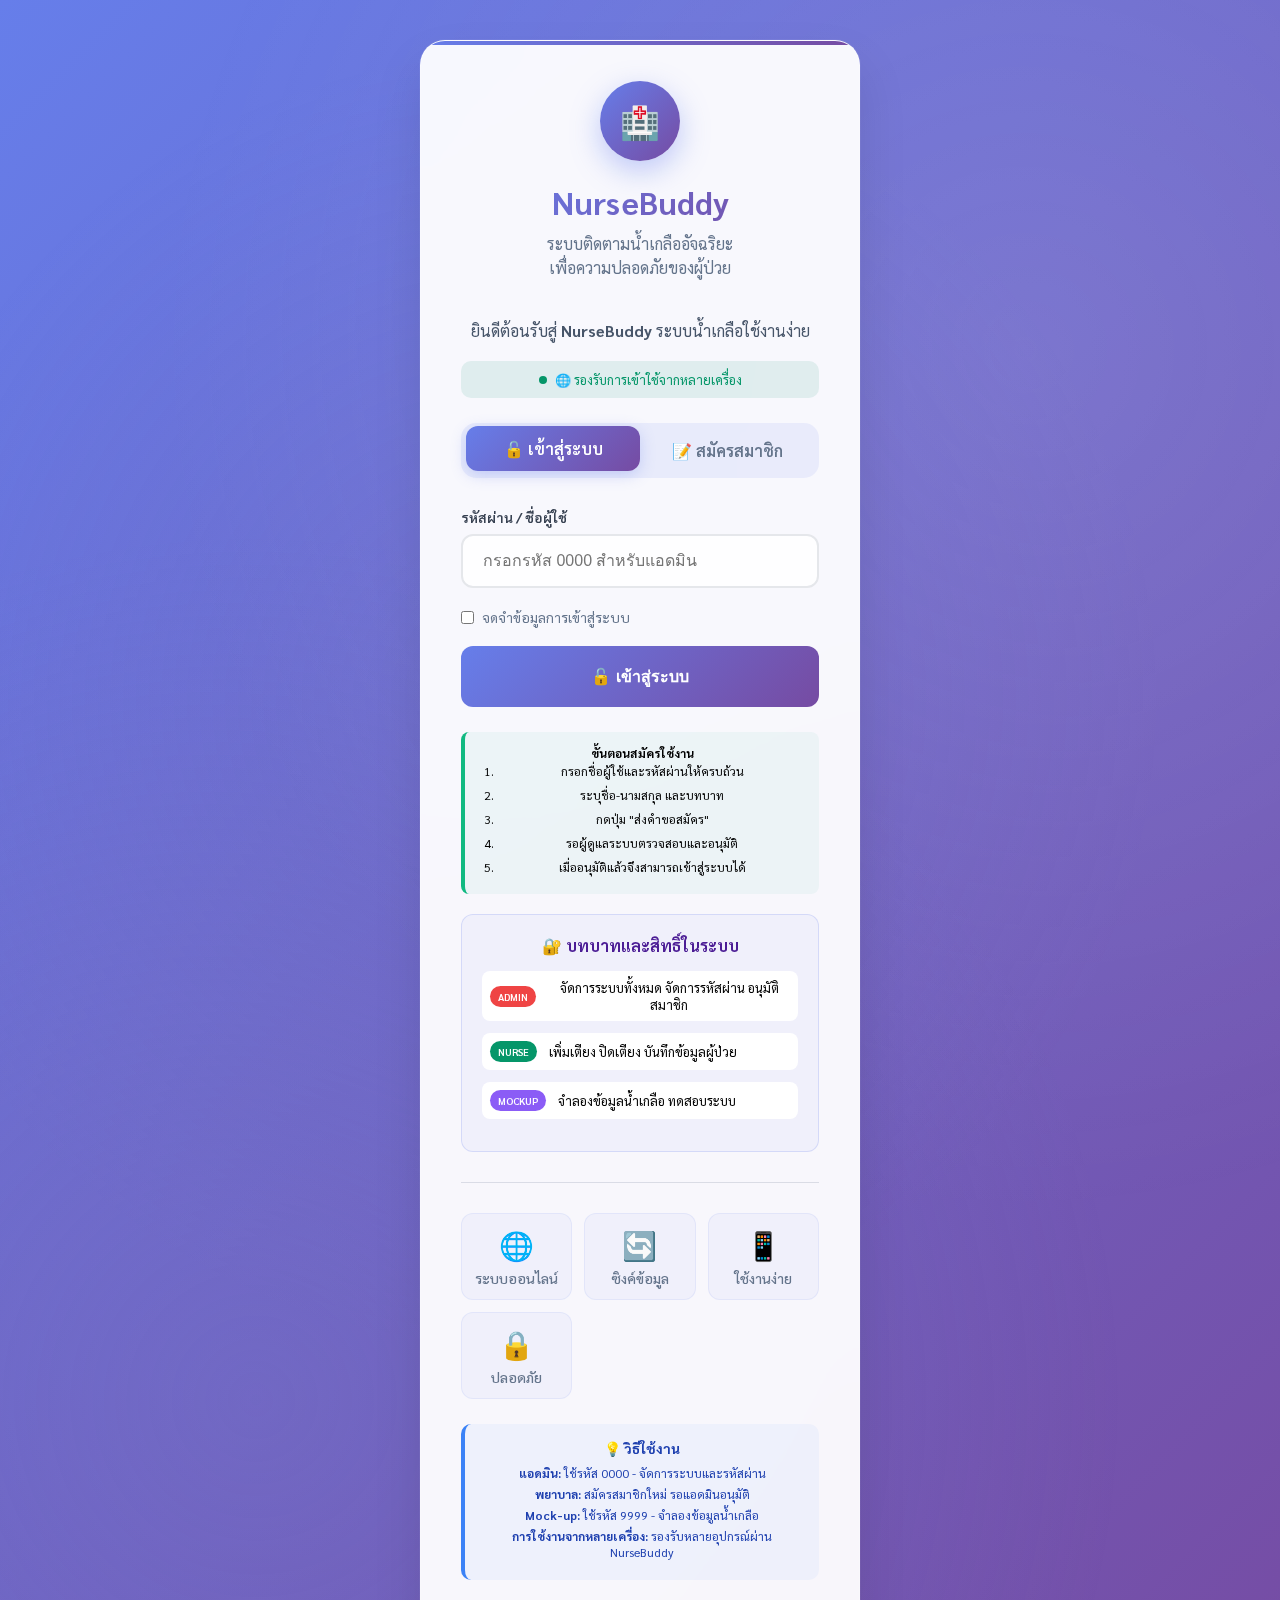
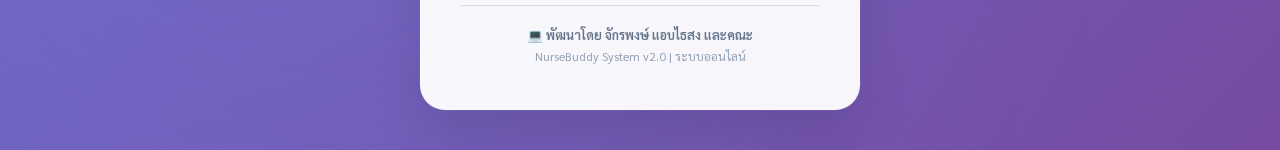
<file: mockup.html>
<!DOCTYPE html>
<html lang="th">
<head>
  <meta charset="UTF-8">
  <meta name="viewport" content="width=device-width, initial-scale=1.0">
  <title>NurseBuddy | ระบบจำลองข้อมูล</title>
  <link rel="icon" href="favicon.ico" type="image/x-icon">
  <link href="https://fonts.googleapis.com/css2?family=Sarabun:wght@300;400;500;600;700&display=swap" rel="stylesheet">
  <style>
    * {
      margin: 0;
      padding: 0;
      box-sizing: border-box;
    }

    body {
      font-family: 'Sarabun', sans-serif;
      background: linear-gradient(135deg, #667eea 0%, #764ba2 100%);
      min-height: 100vh;
      padding: 20px;
    }

    .mockup-container {
      max-width: 1200px;
      margin: 0 auto;
      background: rgba(255, 255, 255, 0.95);
      backdrop-filter: blur(20px);
      border-radius: 25px;
      padding: 30px;
      box-shadow: 0 25px 50px rgba(0, 0, 0, 0.1);
    }

    .header {
      text-align: center;
      margin-bottom: 30px;
    }

    .header h1 {
      background: linear-gradient(135deg, #8b5cf6, #6d28d9);
      -webkit-background-clip: text;
      background-clip: text;
      -webkit-text-fill-color: transparent;
      font-size: 36px;
      margin-bottom: 10px;
    }

    .header p {
      color: #64748b;
      font-size: 18px;
    }

    .mockup-grid {
      display: grid;
      grid-template-columns: repeat(auto-fit, minmax(300px, 1fr));
      gap: 20px;
      margin-bottom: 30px;
    }

    .mockup-card {
      background: white;
      border-radius: 15px;
      padding: 25px;
      box-shadow: 0 10px 30px rgba(0, 0, 0, 0.1);
      border: 2px solid #e5e7eb;
      transition: all 0.3s ease;
    }

    .mockup-card:hover {
      transform: translateY(-5px);
      box-shadow: 0 20px 40px rgba(139, 92, 246, 0.2);
      border-color: #8b5cf6;
    }

    .card-header {
      display: flex;
      align-items: center;
      gap: 12px;
      margin-bottom: 20px;
    }

    .card-icon {
      width: 40px;
      height: 40px;
      border-radius: 10px;
      display: flex;
      align-items: center;
      justify-content: center;
      font-size: 20px;
      background: linear-gradient(135deg, #8b5cf6, #6d28d9);
      color: white;
    }

    .card-title {
      font-size: 20px;
      font-weight: 700;
      color: #1e293b;
    }

    .mockup-controls {
      display: flex;
      flex-direction: column;
      gap: 15px;
    }

    .control-group {
      display: flex;
      flex-direction: column;
      gap: 8px;
    }

    .control-label {
      font-weight: 600;
      color: #374151;
      font-size: 14px;
    }

    .control-input {
      padding: 12px 16px;
      border: 2px solid #e5e7eb;
      border-radius: 8px;
      font-size: 16px;
      transition: all 0.3s ease;
    }

    .control-input:focus {
      border-color: #8b5cf6;
      outline: none;
      box-shadow: 0 0 0 3px rgba(139, 92, 246, 0.1);
    }

    .control-buttons {
      display: flex;
      gap: 10px;
      flex-wrap: wrap;
    }

    .control-btn {
      padding: 10px 20px;
      border: none;
      border-radius: 8px;
      font-weight: 600;
      cursor: pointer;
      transition: all 0.3s ease;
      font-size: 14px;
    }

    .control-btn.primary {
      background: linear-gradient(135deg, #8b5cf6, #6d28d9);
      color: white;
    }

    .control-btn.secondary {
      background: linear-gradient(135deg, #64748b, #475569);
      color: white;
    }

    .control-btn.success {
      background: linear-gradient(135deg, #10b981, #059669);
      color: white;
    }

    .control-btn.warning {
      background: linear-gradient(135deg, #f59e0b, #d97706);
      color: white;
    }

    .control-btn:hover {
      transform: translateY(-2px);
      box-shadow: 0 4px 12px rgba(0, 0, 0, 0.15);
    }

    .mock-display {
      background: #f8fafc;
      border-radius: 10px;
      padding: 20px;
      margin-top: 15px;
      border: 2px dashed #cbd5e1;
    }

    .mock-data {
      display: grid;
      grid-template-columns: repeat(auto-fit, minmax(150px, 1fr));
      gap: 15px;
      margin-top: 15px;
    }

    .data-item {
      background: white;
      padding: 15px;
      border-radius: 8px;
      text-align: center;
      border: 1px solid #e5e7eb;
    }

    .data-label {
      font-size: 12px;
      color: #64748b;
      font-weight: 600;
      margin-bottom: 5px;
    }

    .data-value {
      font-size: 24px;
      font-weight: 700;
      color: #1e293b;
    }

    .data-unit {
      font-size: 12px;
      color: #8b5cf6;
      font-weight: 600;
    }

    .floating-controls {
      position: fixed;
      top: 20px;
      right: 20px;
      z-index: 1000;
      display: flex;
      gap: 10px;
    }

    .float-btn {
      width: 50px;
      height: 50px;
      border-radius: 50%;
      border: none;
      cursor: pointer;
      font-size: 20px;
      box-shadow: 0 4px 15px rgba(0, 0, 0, 0.2);
      transition: all 0.3s ease;
    }

    .float-btn.home {
      background: linear-gradient(135deg, #10b981, #059669);
      color: white;
    }

    .float-btn.dashboard {
      background: linear-gradient(135deg, #0ea5e9, #0284c7);
      color: white;
    }

    .float-btn:hover {
      transform: scale(1.1);
      box-shadow: 0 6px 20px rgba(0, 0, 0, 0.3);
    }

    .status-indicator {
      display: inline-block;
      width: 12px;
      height: 12px;
      border-radius: 50%;
      margin-right: 8px;
      animation: pulse 2s infinite;
    }

    .status-active {
      background: #10b981;
    }

    .status-warning {
      background: #f59e0b;
    }

    .status-critical {
      background: #ef4444;
    }

    @keyframes pulse {
      0%, 100% { opacity: 1; }
      50% { opacity: 0.5; }
    }

    @media (max-width: 768px) {
      .mockup-grid {
        grid-template-columns: 1fr;
      }
      
      .control-buttons {
        flex-direction: column;
      }
      
      .floating-controls {
        bottom: 20px;
        top: auto;
      }
    }
  </style>
</head>
<body>
  <div class="floating-controls">
    <button class="float-btn home" onclick="window.location.href='index.html'" title="กลับหน้าหลัก">
      🏠
    </button>
    <button class="float-btn dashboard" onclick="window.location.href='dashboard.html'" title="ไป Dashboard">
      📊
    </button>
  </div>

  <div class="mockup-container">
    <div class="header">
      <h1>🎭 ระบบจำลองข้อมูลน้ำเกลือ</h1>
      <p>Mock-up System สำหรับทดสอบและจำลองข้อมูล NurseBuddy</p>
    </div>

    <div class="mockup-grid">
      <!-- IV Flow Simulator -->
      <div class="mockup-card">
        <div class="card-header">
          <div class="card-icon">💧</div>
          <div class="card-title">จำลองการไหลน้ำเกลือ</div>
        </div>
        
        <div class="mockup-controls">
          <div class="control-group">
            <label class="control-label">เลือกเตียง</label>
            <select class="control-input" id="mockBedSelect">
              <option value="1">เตียง 1</option>
              <option value="2">เตียง 2</option>
              <option value="3">เตียง 3</option>
              <option value="4">เตียง 4</option>
              <option value="5">เตียง 5</option>
              <option value="6">เตียง 6</option>
              <option value="7">เตียง 7</option>
              <option value="8">เตียง 8</option>
            </select>
          </div>

          <div class="control-group">
            <label class="control-label">อัตราการไหล (ดรอป/นาที)</label>
            <input type="number" class="control-input" id="mockFlowRate" value="20" min="0" max="100">
          </div>

          <div class="control-group">
            <label class="control-label">ปริมาณคงเหลือ (mL)</label>
            <input type="number" class="control-input" id="mockVolume" value="500" min="0" max="1000">
          </div>

          <div class="control-buttons">
            <button class="control-btn primary" onclick="startMockFlow()">
              🚀 เริ่มจำลอง
            </button>
            <button class="control-btn warning" onclick="pauseMockFlow()">
              ⏸️ หยุดชั่วคราว
            </button>
            <button class="control-btn secondary" onclick="stopMockFlow()">
              ⏹️ หยุด
            </button>
          </div>
        </div>

        <div class="mock-display" id="flowDisplay">
          <div style="text-align: center; color: #64748b;">
            <span class="status-indicator status-active"></span>
            <strong>พร้อมจำลองข้อมูล</strong>
          </div>
          
          <div class="mock-data" id="flowData" style="display: none;">
            <div class="data-item">
              <div class="data-label">อัตราปัจจุบัน</div>
              <div class="data-value" id="currentRate">20</div>
              <div class="data-unit">ดรอป/นาที</div>
            </div>
            <div class="data-item">
              <div class="data-label">ปริมาณคงเหลือ</div>
              <div class="data-value" id="remainingVolume">500</div>
              <div class="data-unit">mL</div>
            </div>
            <div class="data-item">
              <div class="data-label">เวลาที่เหลือ</div>
              <div class="data-value" id="timeRemaining">--</div>
              <div class="data-unit">ชั่วโมง</div>
            </div>
            <div class="data-item">
              <div class="data-label">สถานะ</div>
              <div class="data-value" id="flowStatus">ปกติ</div>
              <div class="data-unit">--</div>
            </div>
          </div>
        </div>
      </div>

      <!-- Patient Data Generator -->
      <div class="mockup-card">
        <div class="card-header">
          <div class="card-icon">👤</div>
          <div class="card-title">สร้างข้อมูลผู้ป่วย</div>
        </div>
        
        <div class="mockup-controls">
          <div class="control-buttons">
            <button class="control-btn success" onclick="generateRandomPatient()">
              🎲 สร้างผู้ป่วยสุ่ม
            </button>
            <button class="control-btn primary" onclick="generateVitalSigns()">
              💓 สร้าง Vital Signs
            </button>
            <button class="control-btn warning" onclick="generateIOData()">
              📊 สร้างข้อมูล I/O
            </button>
          </div>
        </div>

        <div class="mock-display" id="patientDisplay">
          <div style="text-align: center; color: #64748b;">
            <strong>กดปุ่มเพื่อสร้างข้อมูลจำลอง</strong>
          </div>
        </div>
      </div>

      <!-- Alert Simulator -->
      <div class="mockup-card">
        <div class="card-header">
          <div class="card-icon">🚨</div>
          <div class="card-title">จำลองการแจ้งเตือน</div>
        </div>
        
        <div class="mockup-controls">
          <div class="control-group">
            <label class="control-label">ประเภทการแจ้งเตือน</label>
            <select class="control-input" id="alertType">
              <option value="normal">ปกติ</option>
              <option value="warning">เตือน</option>
              <option value="critical">ฉุกเฉิน</option>
            </select>
          </div>

          <div class="control-buttons">
            <button class="control-btn success" onclick="triggerMockAlert('normal')">
              💚 แจ้งเตือนปกติ
            </button>
            <button class="control-btn warning" onclick="triggerMockAlert('warning')">
              💛 แจ้งเตือนเตือน
            </button>
            <button class="control-btn primary" onclick="triggerMockAlert('critical')" style="background: linear-gradient(135deg, #ef4444, #dc2626);">
              ❤️ แจ้งเตือนฉุกเฉิน
            </button>
          </div>
        </div>

        <div class="mock-display" id="alertDisplay">
          <div id="alertLog" style="max-height: 200px; overflow-y: auto;">
            <div style="text-align: center; color: #64748b;">
              <strong>ยังไม่มีการแจ้งเตือน</strong>
            </div>
          </div>
        </div>
      </div>

      <!-- System Control -->
      <div class="mockup-card">
        <div class="card-header">
          <div class="card-icon">⚙️</div>
          <div class="card-title">ควบคุมระบบ</div>
        </div>
        
        <div class="mockup-controls">
          <div class="control-buttons">
            <button class="control-btn success" onclick="saveAllMockData()">
              💾 บันทึกข้อมูลจำลอง
            </button>
            <button class="control-btn warning" onclick="clearAllMockData()">
              🗑️ ล้างข้อมูลทั้งหมด
            </button>
            <button class="control-btn secondary" onclick="exportMockData()">
              📤 Export ข้อมูล
            </button>
          </div>
        </div>

        <div class="mock-display">
          <div class="mock-data">
            <div class="data-item">
              <div class="data-label">เตียงที่ใช้งาน</div>
              <div class="data-value" id="activeBeds">0</div>
              <div class="data-unit">เตียง</div>
            </div>
            <div class="data-item">
              <div class="data-label">การแจ้งเตือน</div>
              <div class="data-value" id="totalAlerts">0</div>
              <div class="data-unit">รายการ</div>
            </div>
            <div class="data-item">
              <div class="data-label">ข้อมูลจำลอง</div>
              <div class="data-value" id="mockDataCount">0</div>
              <div class="data-unit">รายการ</div>
            </div>
          </div>
        </div>
      </div>
    </div>
  </div>

  <script src="System/data-manager.js"></script>
  <script>
    let mockFlowInterval = null;
    let mockAlertCount = 0;
    let mockDataCount = 0;

    // ตรวจสอบสิทธิ์การเข้าใช้
    function checkMockupAccess() {
      const currentUser = JSON.parse(sessionStorage.getItem('currentUser') || 'null');
      if (!currentUser || currentUser.role !== 'mockup') {
        alert('⚠️ คุณไม่มีสิทธิ์เข้าใช้งานระบบ Mock-up');
        window.location.href = 'index.html';
        return false;
      }
      return true;
    }

    // เริ่มจำลองการไหล
    function startMockFlow() {
      if (!checkMockupAccess()) return;

      const bedId = document.getElementById('mockBedSelect').value;
      const flowRate = parseInt(document.getElementById('mockFlowRate').value);
      const volume = parseInt(document.getElementById('mockVolume').value);

      if (mockFlowInterval) {
        clearInterval(mockFlowInterval);
      }

      document.getElementById('flowData').style.display = 'grid';
      let currentVolume = volume;
      let currentFlow = flowRate;

      mockFlowInterval = setInterval(() => {
        // จำลองการเปลี่ยนแปลงอัตราการไหล
        const variance = (Math.random() - 0.5) * 4; // ±2 ดรอป
        currentFlow = Math.max(0, flowRate + variance);
        
        // คำนวณปริมาณที่ลดลง
        const volumeDecrease = currentFlow * 60 / 20 / 60; // แปลงเป็น mL/วินาที
        currentVolume = Math.max(0, currentVolume - volumeDecrease);

        // อัพเดทการแสดงผล
        document.getElementById('currentRate').textContent = currentFlow.toFixed(1);
        document.getElementById('remainingVolume').textContent = Math.round(currentVolume);
        
        // คำนวณเวลาที่เหลือ
        if (currentFlow > 0) {
          const timeRemaining = currentVolume / (currentFlow * 60 / 20 / 60);
          const hours = Math.floor(timeRemaining / 3600);
          const minutes = Math.floor((timeRemaining % 3600) / 60);
          document.getElementById('timeRemaining').textContent = `${hours}:${minutes.toString().padStart(2, '0')}`;
        }

        // อัพเดทสถานะ
        let status = 'ปกติ';
        let statusClass = 'status-active';
        
        if (Math.abs(currentFlow - flowRate) > 3) {
          status = 'ผิดปกติ';
          statusClass = 'status-warning';
        }
        
        if (currentVolume < 50) {
          status = 'ใกล้หมด';
          statusClass = 'status-critical';
        }

        if (currentVolume <= 0) {
          status = 'หมดแล้ว';
          statusClass = 'status-critical';
          stopMockFlow();
        }

        document.getElementById('flowStatus').textContent = status;

        // บันทึกข้อมูลลง localStorage
        const mockData = {
          bedId: bedId,
          currentFlow: currentFlow,
          remainingVolume: currentVolume,
          status: status,
          timestamp: new Date().toISOString()
        };

        localStorage.setItem(`mock_flow_bed_${bedId}`, JSON.stringify(mockData));
      }, 1000);

      updateSystemStats();
    }

    function pauseMockFlow() {
      if (mockFlowInterval) {
        clearInterval(mockFlowInterval);
        mockFlowInterval = null;
      }
    }

    function stopMockFlow() {
      if (mockFlowInterval) {
        clearInterval(mockFlowInterval);
        mockFlowInterval = null;
      }
      
      document.getElementById('flowData').style.display = 'none';
      document.getElementById('flowDisplay').innerHTML = `
        <div style="text-align: center; color: #64748b;">
          <span class="status-indicator status-active"></span>
          <strong>หยุดการจำลองแล้ว</strong>
        </div>
      `;
    }

    // สร้างผู้ป่วยสุ่ม
    function generateRandomPatient() {
      if (!checkMockupAccess()) return;

      const names = ['สมชาย ใจดี', 'สมหญิง สวยงาม', 'นายหนึ่ง ดีมาก', 'นางสอง งามดี', 'คุณสาม ยอดเยี่ยม'];
      const medications = ['Normal Saline', 'Ringer Lactate', 'Dextrose 5%', 'Dextrose 10%'];
      const volumes = [250, 500, 1000];
      
      const patientData = {
        patient_id: names[Math.floor(Math.random() * names.length)],
        medication: medications[Math.floor(Math.random() * medications.length)],
        volume: volumes[Math.floor(Math.random() * volumes.length)],
        rate: Math.floor(Math.random() * 50) + 10,
        timestamp: new Date().toISOString()
      };

      const bedId = document.getElementById('mockBedSelect').value;
      dataManager.savePatient(bedId, patientData);

      document.getElementById('patientDisplay').innerHTML = `
        <div class="mock-data">
          <div class="data-item">
            <div class="data-label">ชื่อผู้ป่วย</div>
            <div class="data-value" style="font-size: 16px;">${patientData.patient_id}</div>
          </div>
          <div class="data-item">
            <div class="data-label">ยา</div>
            <div class="data-value" style="font-size: 14px;">${patientData.medication}</div>
          </div>
          <div class="data-item">
            <div class="data-label">ปริมาณ</div>
            <div class="data-value">${patientData.volume}</div>
            <div class="data-unit">mL</div>
          </div>
          <div class="data-item">
            <div class="data-label">อัตรา</div>
            <div class="data-value">${patientData.rate}</div>
            <div class="data-unit">ดรอป/นาที</div>
          </div>
        </div>
      `;

      mockDataCount++;
      updateSystemStats();
    }

    // สร้าง Vital Signs
    function generateVitalSigns() {
      if (!checkMockupAccess()) return;

      const vitalsData = {
        systolic: Math.floor(Math.random() * 40) + 100,
        diastolic: Math.floor(Math.random() * 20) + 60,
        heartRate: Math.floor(Math.random() * 40) + 60,
        temperature: (Math.random() * 2 + 36).toFixed(1),
        oxygen: Math.floor(Math.random() * 5) + 95,
        timestamp: new Date().toISOString()
      };

      const bedId = document.getElementById('mockBedSelect').value;
      dataManager.saveVitals(bedId, vitalsData);

      document.getElementById('patientDisplay').innerHTML = `
        <div class="mock-data">
          <div class="data-item">
            <div class="data-label">BP</div>
            <div class="data-value" style="font-size: 16px;">${vitalsData.systolic}/${vitalsData.diastolic}</div>
          </div>
          <div class="data-item">
            <div class="data-label">HR</div>
            <div class="data-value">${vitalsData.heartRate}</div>
            <div class="data-unit">bpm</div>
          </div>
          <div class="data-item">
            <div class="data-label">Temp</div>
            <div class="data-value">${vitalsData.temperature}</div>
            <div class="data-unit">°C</div>
          </div>
          <div class="data-item">
            <div class="data-label">O2 Sat</div>
            <div class="data-value">${vitalsData.oxygen}</div>
            <div class="data-unit">%</div>
          </div>
        </div>
      `;

      mockDataCount++;
      updateSystemStats();
    }

    // สร้างข้อมูล I/O
    function generateIOData() {
      if (!checkMockupAccess()) return;

      const ioData = {
        totalIn: Math.floor(Math.random() * 1000) + 500,
        totalOut: Math.floor(Math.random() * 800) + 400,
        balance: 0,
        timestamp: new Date().toISOString()
      };

      ioData.balance = ioData.totalIn - ioData.totalOut;

      const bedId = document.getElementById('mockBedSelect').value;
      dataManager.saveIORecord(bedId, ioData);

      document.getElementById('patientDisplay').innerHTML = `
        <div class="mock-data">
          <div class="data-item">
            <div class="data-label">Input</div>
            <div class="data-value">${ioData.totalIn}</div>
            <div class="data-unit">mL</div>
          </div>
          <div class="data-item">
            <div class="data-label">Output</div>
            <div class="data-value">${ioData.totalOut}</div>
            <div class="data-unit">mL</div>
          </div>
          <div class="data-item">
            <div class="data-label">Balance</div>
            <div class="data-value" style="color: ${ioData.balance >= 0 ? '#10b981' : '#ef4444'}">
              ${ioData.balance > 0 ? '+' : ''}${ioData.balance}
            </div>
            <div class="data-unit">mL</div>
          </div>
        </div>
      `;

      mockDataCount++;
      updateSystemStats();
    }

    // จำลองการแจ้งเตือน
    function triggerMockAlert(type) {
      if (!checkMockupAccess()) return;

      const alertMessages = {
        normal: ['ตรวจสอบน้ำเกลือเตียง', 'ปรับอัตราการไหล', 'บันทึกข้อมูล Vital Signs'],
        warning: ['อัตราการไหลผิดปกติ', 'ปริมาณน้ำเกลือเหลือน้อย', 'ตรวจสอบสายยาง'],
        critical: ['น้ำเกลือหมด - เปลี่ยนทันที!', 'อัตราการไหลหยุด!', 'ระบบเตือนฉุกเฉิน!']
      };

      const colors = {
        normal: '#10b981',
        warning: '#f59e0b',
        critical: '#ef4444'
      };

      const message = alertMessages[type][Math.floor(Math.random() * alertMessages[type].length)];
      const bedId = document.getElementById('mockBedSelect').value;

      const alertData = {
        id: Date.now().toString(),
        type: type,
        message: message,
        bedId: bedId,
        timestamp: new Date().toLocaleString('th-TH')
      };

      // บันทึกการแจ้งเตือน
      dataManager.saveAlert(bedId, alertData);

      // แสดงในหน้าจอ
      const alertLog = document.getElementById('alertLog');
      if (mockAlertCount === 0) {
        alertLog.innerHTML = '';
      }

      const alertElement = document.createElement('div');
      alertElement.style.cssText = `
        padding: 10px;
        margin: 5px 0;
        border-radius: 8px;
        border-left: 4px solid ${colors[type]};
        background: ${colors[type]}15;
        font-size: 14px;
      `;
      
      alertElement.innerHTML = `
        <div style="font-weight: 600; color: ${colors[type]};">
          ${type.toUpperCase()} - เตียง ${bedId}
        </div>
        <div style="color: #374151; margin-top: 5px;">${message}</div>
        <div style="color: #64748b; font-size: 12px; margin-top: 5px;">${alertData.timestamp}</div>
      `;

      alertLog.insertBefore(alertElement, alertLog.firstChild);

      mockAlertCount++;
      updateSystemStats();

      // เลื่อนการแจ้งเตือนเก่าออก
      if (alertLog.children.length > 5) {
        alertLog.removeChild(alertLog.lastChild);
      }
    }

    // อัพเดทสถิติระบบ
    function updateSystemStats() {
      let activeBeds = 0;
      for (let i = 1; i <= 8; i++) {
        if (dataManager.getPatient(i)) {
          activeBeds++;
        }
      }

      document.getElementById('activeBeds').textContent = activeBeds;
      document.getElementById('totalAlerts').textContent = mockAlertCount;
      document.getElementById('mockDataCount').textContent = mockDataCount;
    }

    // บันทึกข้อมูลจำลองทั้งหมด
    function saveAllMockData() {
      const mockSummary = {
        activeBeds: parseInt(document.getElementById('activeBeds').textContent),
        totalAlerts: mockAlertCount,
        mockDataCount: mockDataCount,
        timestamp: new Date().toISOString(),
        savedBy: 'Mock-up System'
      };

      localStorage.setItem('mock_summary', JSON.stringify(mockSummary));
      alert('✅ บันทึกข้อมูลจำลองทั้งหมดเรียบร้อยแล้ว');
    }

    // ล้างข้อมูลจำลองทั้งหมด
    function clearAllMockData() {
      if (confirm('⚠️ คุณต้องการล้างข้อมูลจำลองทั้งหมดหรือไม่?')) {
        stopMockFlow();
        
        for (let i = 1; i <= 8; i++) {
          dataManager.clearBedData(i);
          localStorage.removeItem(`mock_flow_bed_${i}`);
        }

        localStorage.removeItem('mock_summary');
        
        mockAlertCount = 0;
        mockDataCount = 0;
        
        document.getElementById('alertLog').innerHTML = `
          <div style="text-align: center; color: #64748b;">
            <strong>ล้างข้อมูลแล้ว</strong>
          </div>
        `;
        
        document.getElementById('patientDisplay').innerHTML = `
          <div style="text-align: center; color: #64748b;">
            <strong>กดปุ่มเพื่อสร้างข้อมูลจำลอง</strong>
          </div>
        `;

        updateSystemStats();
        alert('✅ ล้างข้อมูลจำลองทั้งหมดเรียบร้อยแล้ว');
      }
    }

    // Export ข้อมูล
    function exportMockData() {
      const exportData = {
        summary: JSON.parse(localStorage.getItem('mock_summary') || '{}'),
        bedData: {},
        alerts: mockAlertCount,
        exportedAt: new Date().toISOString()
      };

      for (let i = 1; i <= 8; i++) {
        exportData.bedData[`bed_${i}`] = dataManager.exportBedData(i);
      }

      const dataStr = JSON.stringify(exportData, null, 2);
      const dataBlob = new Blob([dataStr], {type: 'application/json'});
      const url = URL.createObjectURL(dataBlob);
      
      const link = document.createElement('a');
      link.href = url;
      link.download = `nursebuddy_mockup_${new Date().toISOString().split('T')[0]}.json`;
      link.click();

      URL.revokeObjectURL(url);
      alert('📤 Export ข้อมูลจำลองเรียบร้อยแล้ว');
    }

    // เริ่มต้นระบบ
    document.addEventListener('DOMContentLoaded', function() {
      if (!checkMockupAccess()) return;
      
      updateSystemStats();
      
      // โหลดข้อมูลจำลองที่บันทึกไว้
      const mockSummary = JSON.parse(localStorage.getItem('mock_summary') || 'null');
      if (mockSummary) {
        mockAlertCount = mockSummary.totalAlerts || 0;
        mockDataCount = mockSummary.mockDataCount || 0;
        updateSystemStats();
      }
    });
  </script>
</body>
</html>
</file>
<file: style.css>
.modal {
  position: fixed;
  top: 0;
  left: 0;
  width: 100%;
  height: 100%;
  background: rgba(0,0,0,0.5);
  display: none;
  justify-content: center;
  align-items: center;
  z-index: 1000;
  padding: 20px;
}

.modal-content {
  background: white;
  padding: 30px;
  border-radius: 15px;
  max-width: 600px;
  width: 100%;
  max-height: 90vh;
  overflow-y: auto;
  box-shadow: 0 20px 50px rgba(0,0,0,0.3);
}

.modal-title {
  font-size: 20px;
  font-weight: 700;
  margin-bottom: 20px;
  color: #1e293b;
  padding-bottom: 10px;
  border-bottom: 2px solid #f1f5f9;
}

.btn {
  padding: 12px 24px;
  border: none;
  border-radius: 10px;
  cursor: pointer;
  font-size: 14px;
  font-weight: 600;
  margin: 5px;
  transition: all 0.3s ease;
  box-shadow: 0 2px 8px rgba(0,0,0,0.1);
}

.btn:hover {
  transform: translateY(-2px);
  box-shadow: 0 4px 12px rgba(0,0,0,0.15);
}

.btn-primary {
  background: linear-gradient(135deg, #0ea5e9, #0284c7);
  color: white;
}

.btn-secondary {
  background: linear-gradient(135deg, #64748b, #475569);
  color: white;
}

.input-group {
  margin-bottom: 15px;
}

.input-group label {
  display: block;
  margin-bottom: 8px;
  font-weight: 600;
  color: #374151;
  font-size: 14px;
}

.input-group input,
.input-group select {
  width: 100%;
  padding: 12px 15px;
  border: 2px solid #e5e7eb;
  border-radius: 10px;
  font-size: 14px;
  transition: all 0.3s ease;
}

.input-group input:focus,
.input-group select:focus {
  border-color: #0ea5e9;
  outline: none;
  box-shadow: 0 0 0 3px rgba(14, 165, 233, 0.1);
}

.input-row {
  display: grid;
  grid-template-columns: 1fr 1fr;
  gap: 15px;
}

@media (max-width: 480px) {
  .input-row {
    grid-template-columns: 1fr;
  }
}

.modal-section {
  margin-bottom: 25px;
}

.section-title {
  font-size: 16px;
  font-weight: 700;
  margin-bottom: 10px;
  color: #1e293b;
}

.modal-actions {
  display: flex;
  justify-content: flex-end;
  gap: 10px;
  margin-top: 10px;
}
</file>
